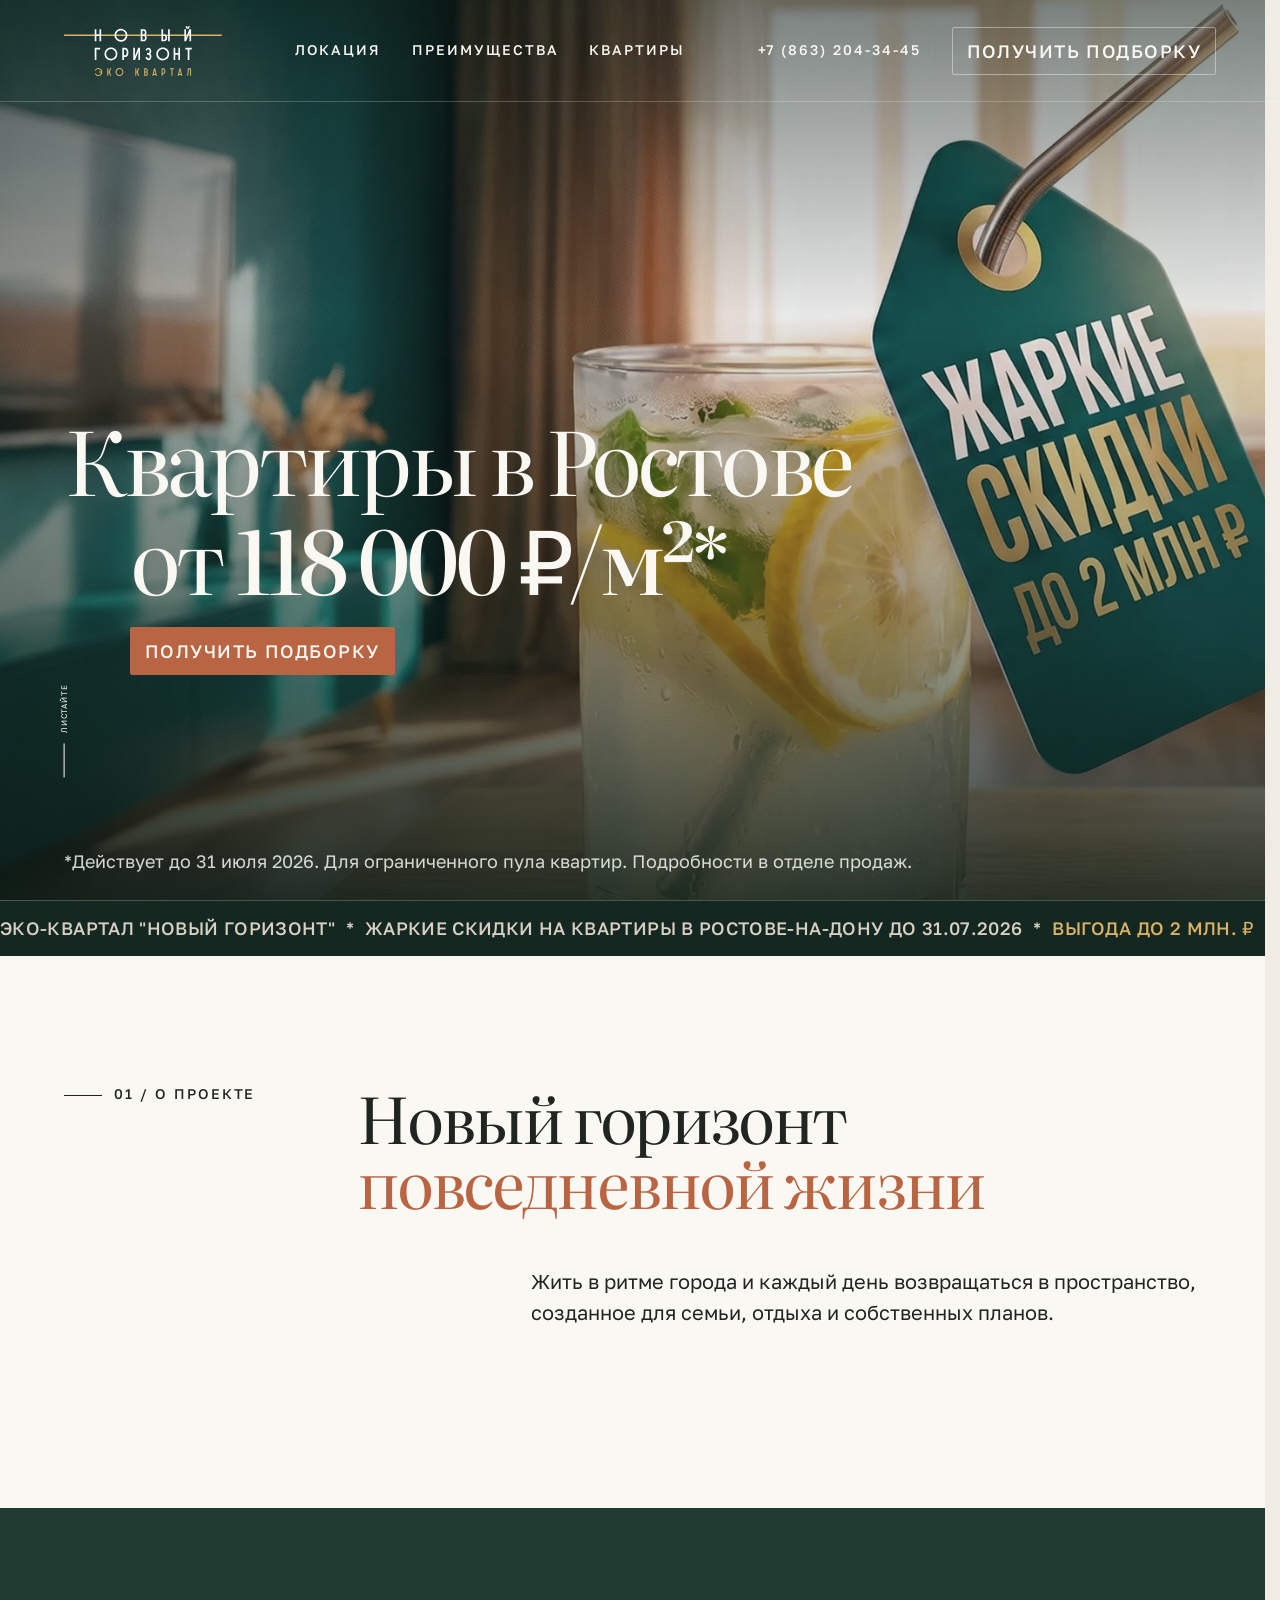
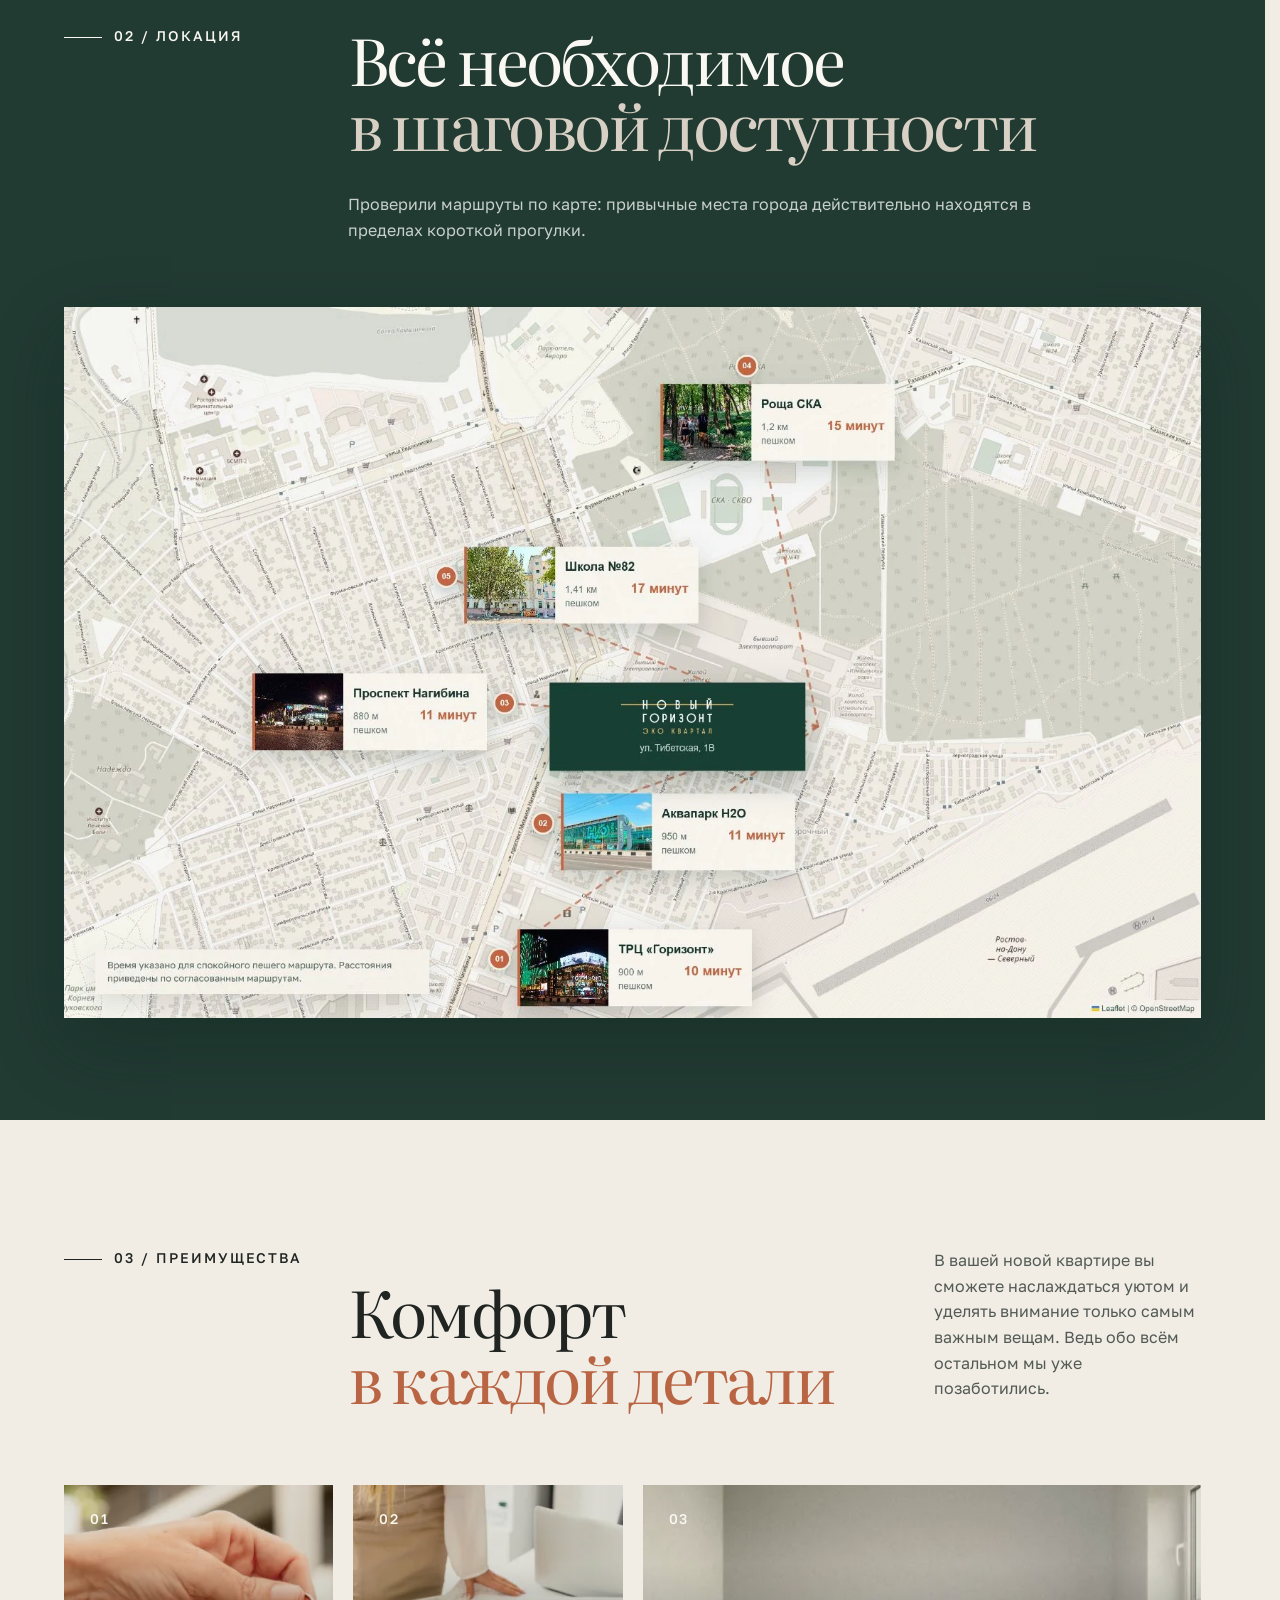
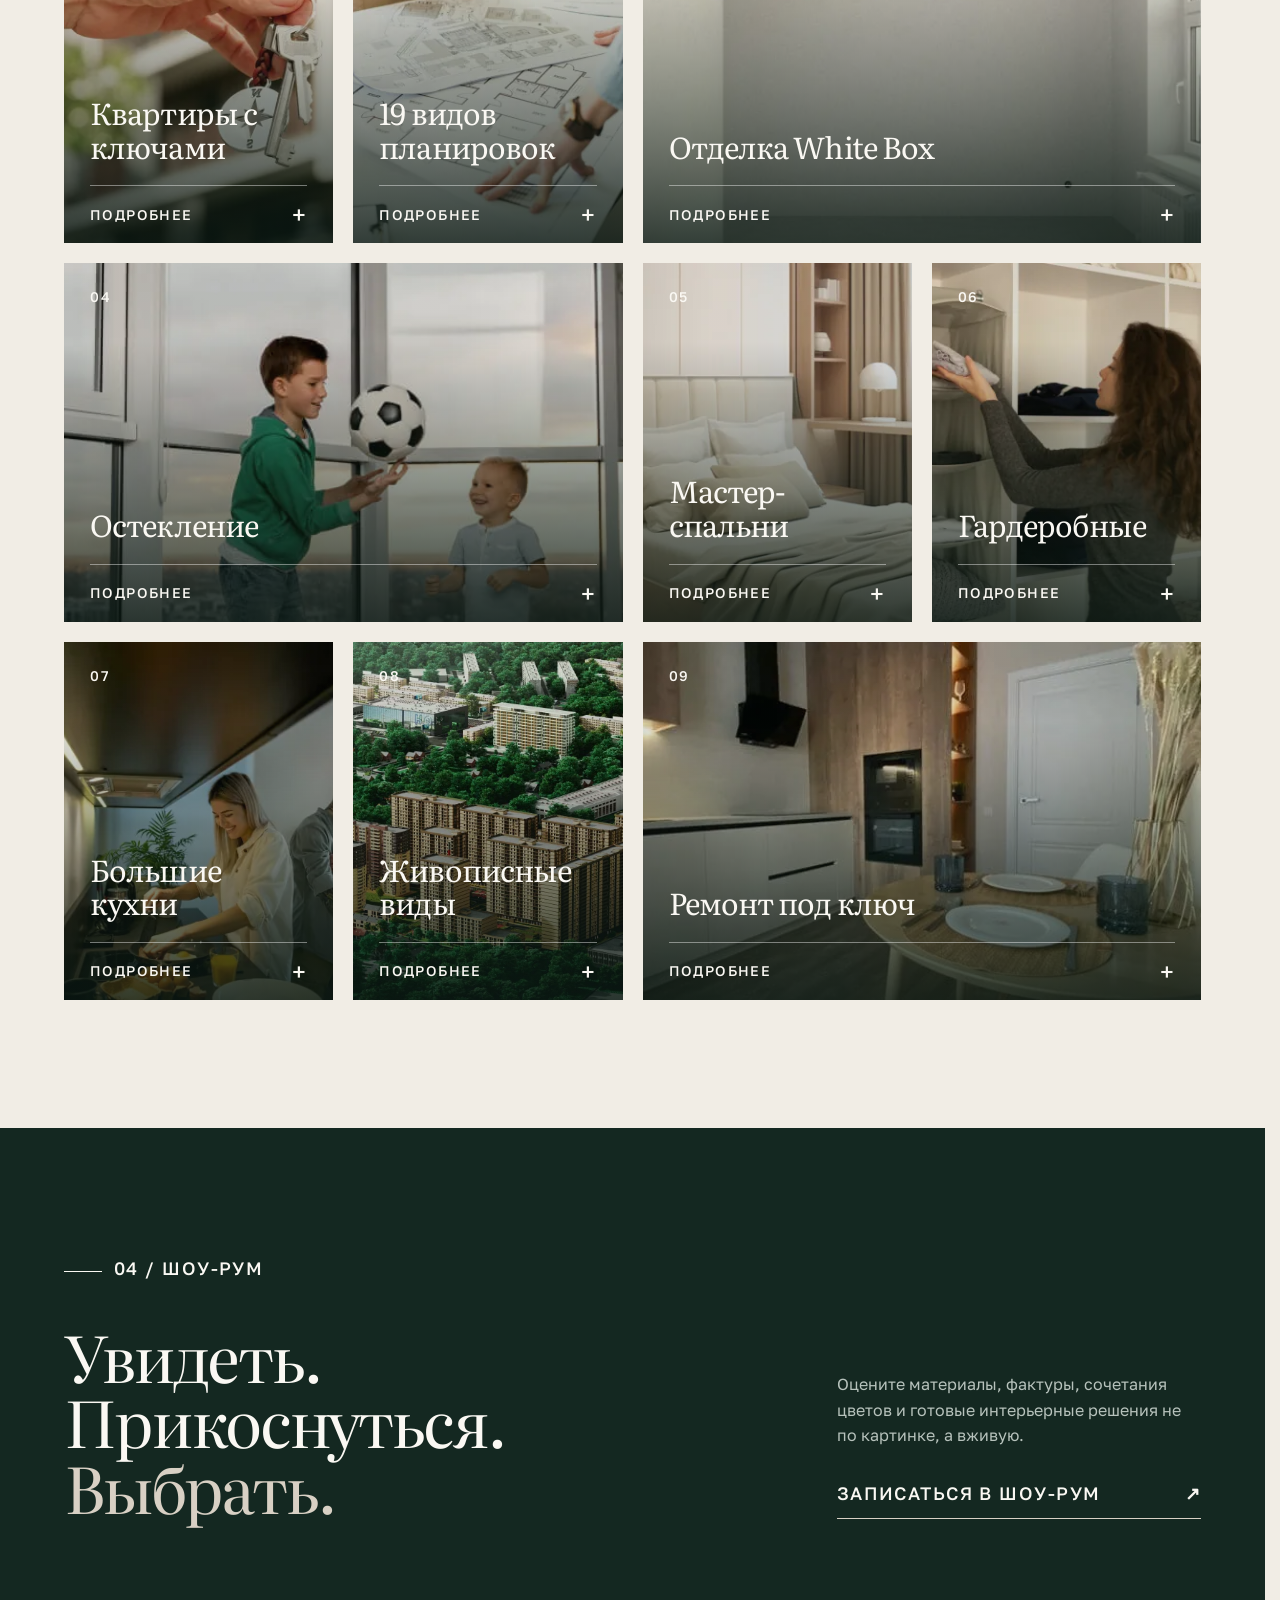
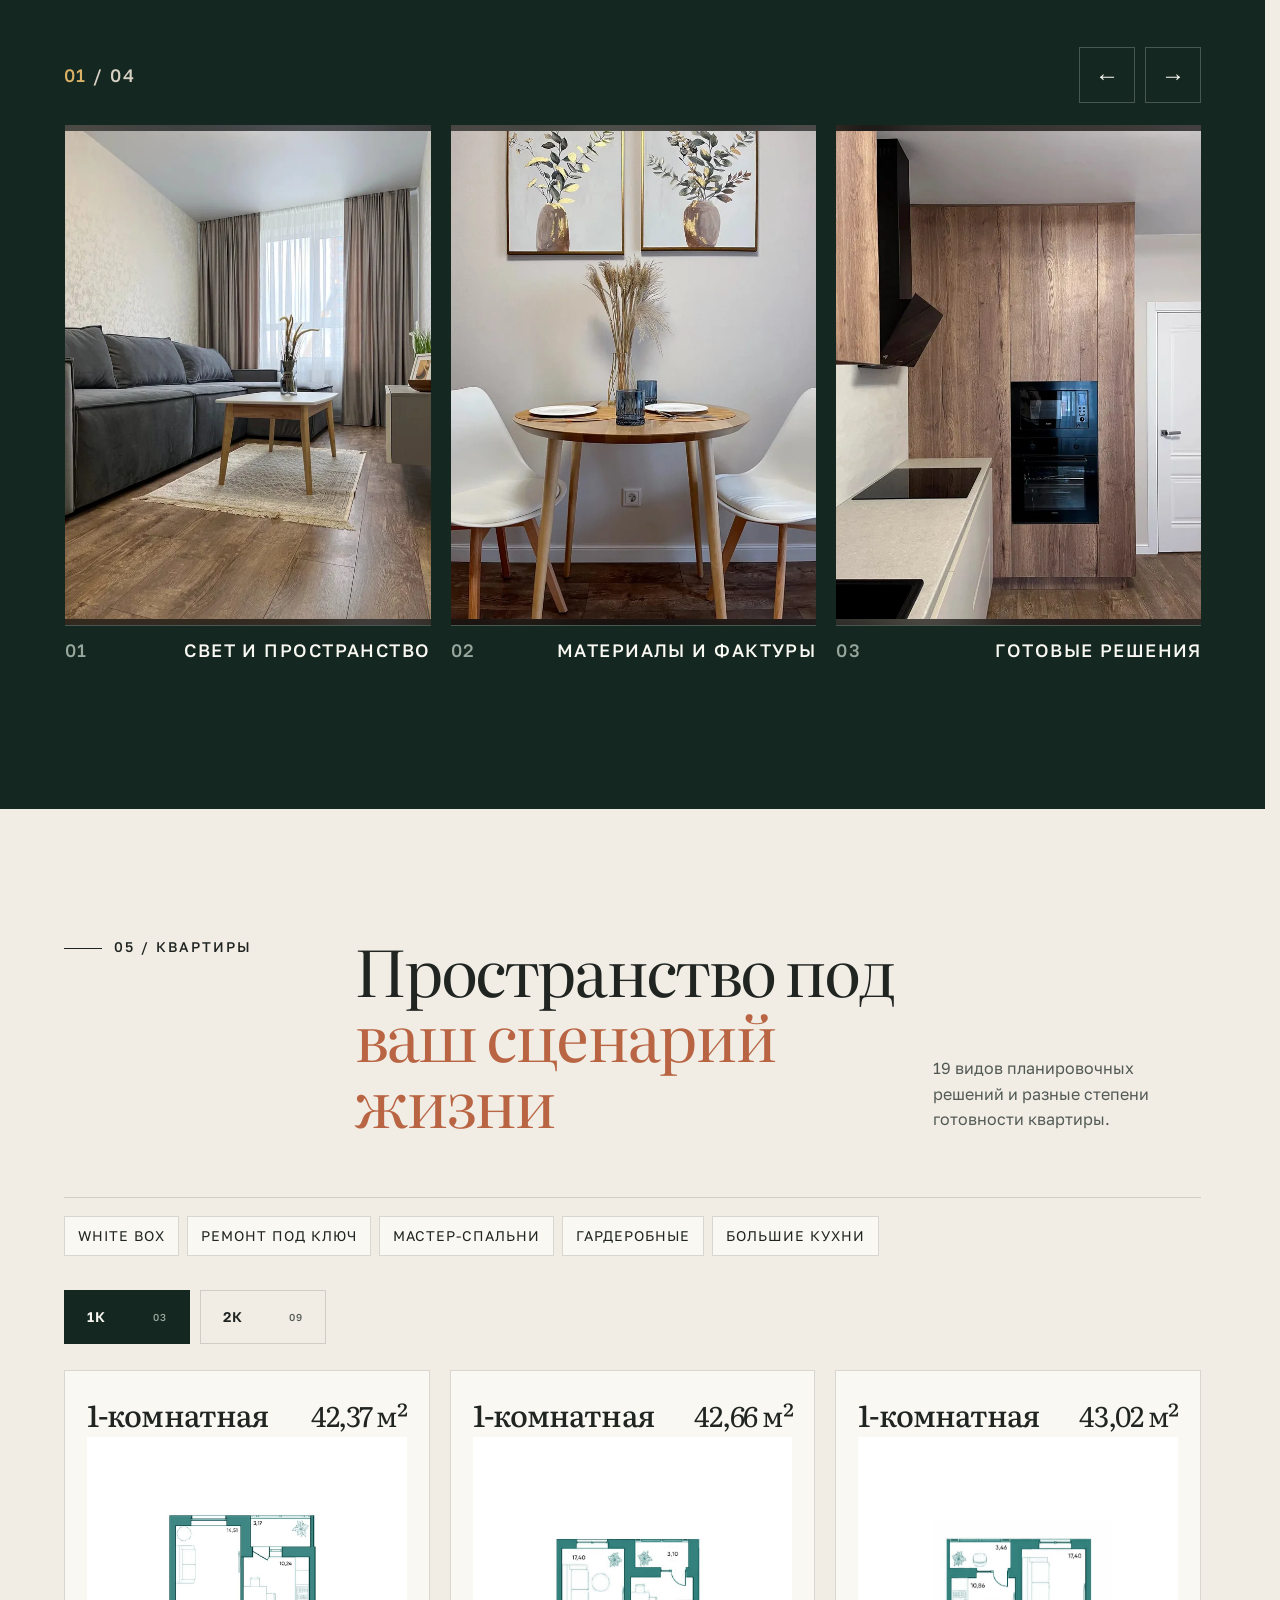
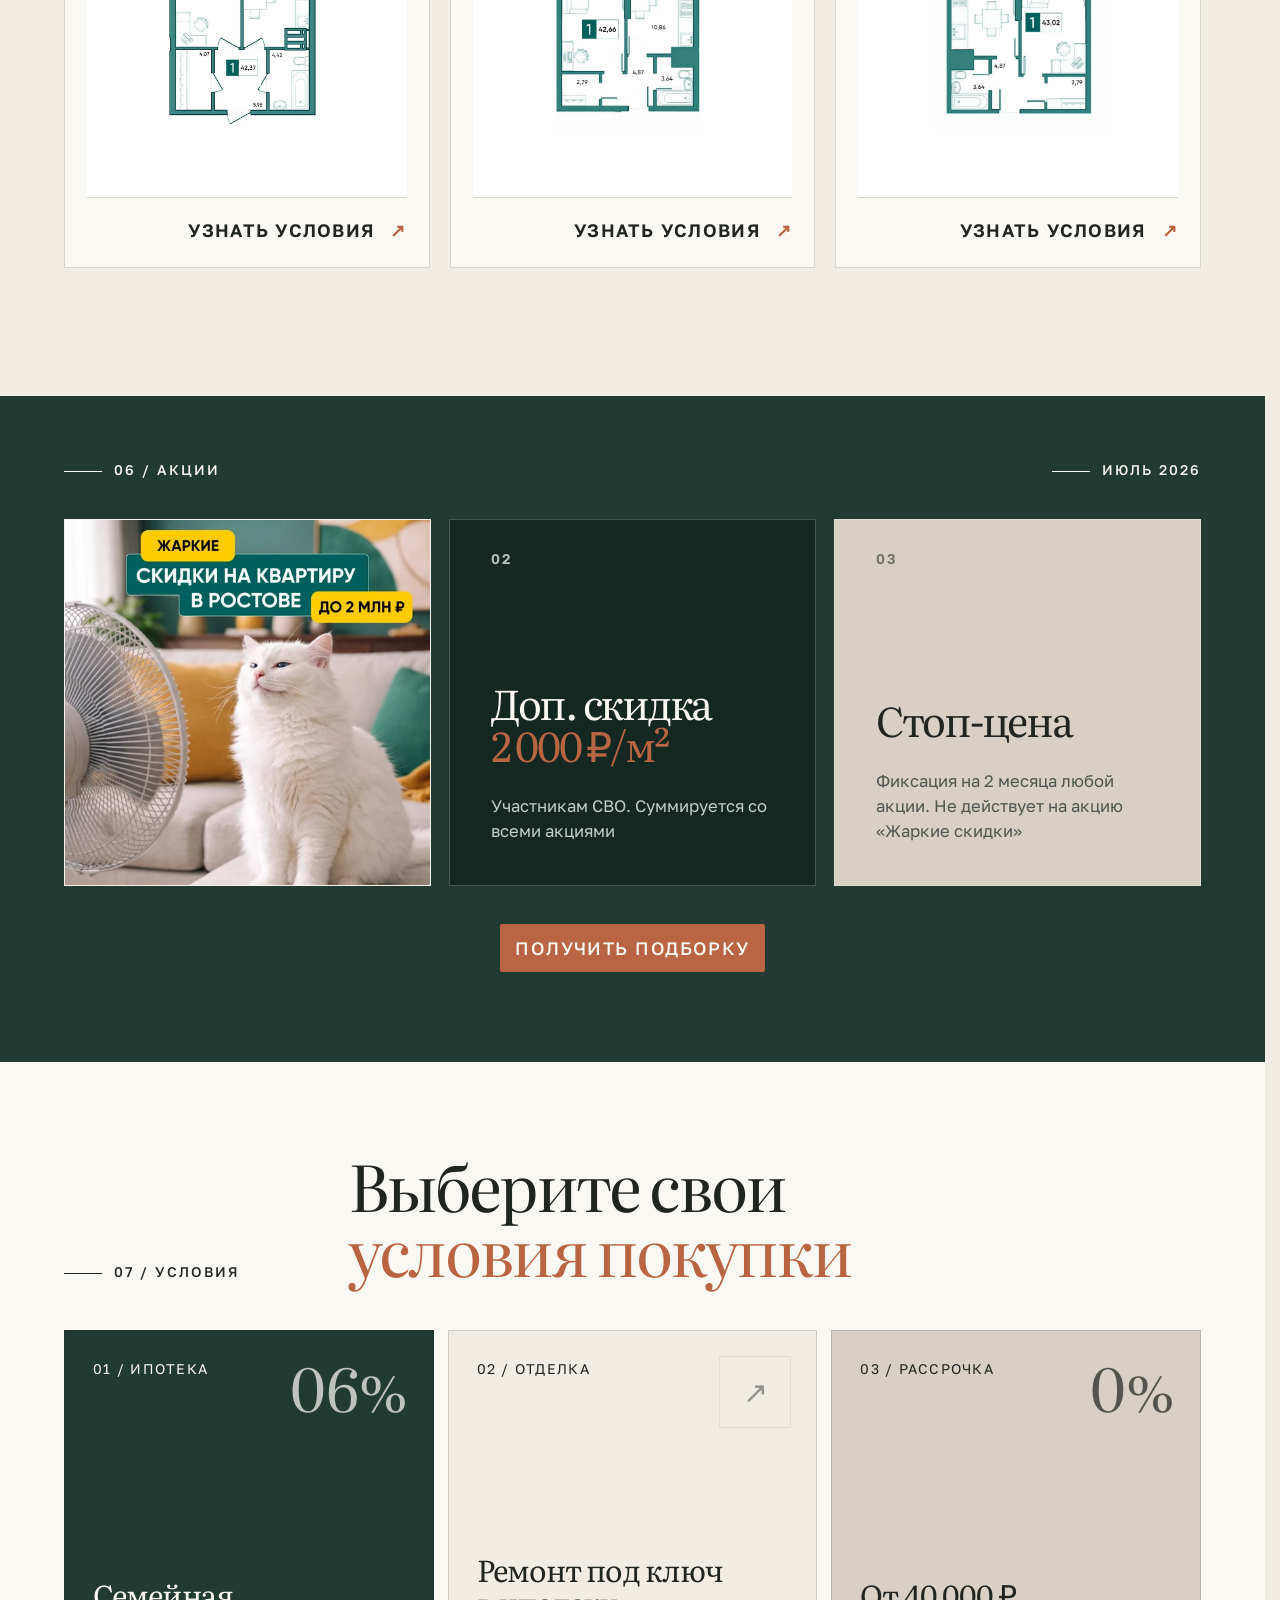
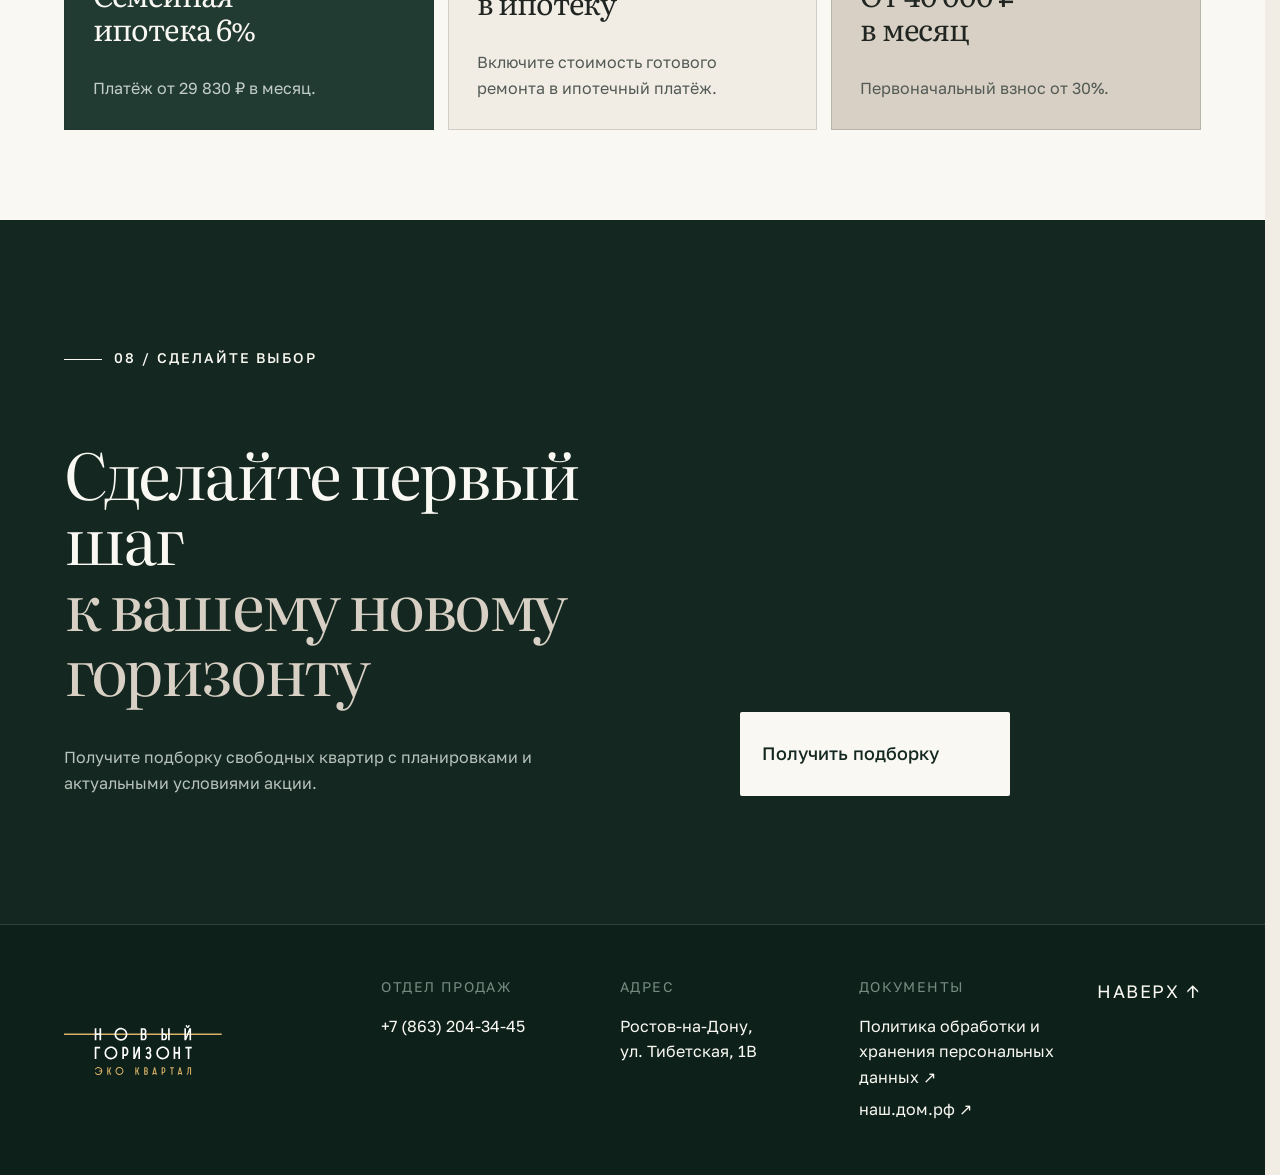
<file: index.html>
<!doctype html>
<html lang="ru">
<head>
  <meta charset="utf-8" />
  <!-- Yandex.Metrika counter -->
  <script type="text/javascript">
    (function(m,e,t,r,i,k,a){
        m[i]=m[i]||function(){(m[i].a=m[i].a||[]).push(arguments)};
        m[i].l=1*new Date();
        for (var j = 0; j < document.scripts.length; j++) {if (document.scripts[j].src === r) { return; }}
        k=e.createElement(t),a=e.getElementsByTagName(t)[0],k.async=1,k.src=r,a.parentNode.insertBefore(k,a)
    })(window, document,'script','https://mc.yandex.ru/metrika/tag.js', 'ym');

    ym(74982469, 'init', {webvisor:true, clickmap:true, referrer: document.referrer, url: location.href, accurateTrackBounce:true, trackLinks:true});
  </script>
  <!-- /Yandex.Metrika counter -->
  <meta name="viewport" content="width=device-width, initial-scale=1" />
  <meta name="theme-color" content="#063e33" />
  <meta name="description" content="Жаркие скидки в ЖК «Новый Горизонт» — до 2 000 000 ₽. Квартиры от 118 000 ₽/м²." />
  <title>Жаркие скидки — ЖК «Новый Горизонт»</title>
  <link rel="preload" as="image" type="image/webp" href="assets/optimized/hero-lemonade-1280.webp" imagesrcset="assets/optimized/hero-lemonade-480.webp 480w, assets/optimized/hero-lemonade-768.webp 768w, assets/optimized/hero-lemonade-1280.webp 1280w, assets/optimized/hero-lemonade-1920.webp 1920w" imagesizes="(min-width: 769px) 120vw, 106vw" fetchpriority="high" />
  <link rel="preload" as="font" type="font/woff2" href="assets/fonts/literata-cyrillic-v40.woff2" crossorigin />
  <link rel="preload" as="font" type="font/woff2" href="assets/fonts/golos-text-cyrillic-v7.woff2" crossorigin />
  <style data-inline-css>
/* INLINE_CSS_START */
/* Source: styles.css */
@font-face {
  font-family: 'Golos Text';
  font-style: normal;
  font-weight: 400 600;
  font-display: swap;
  src: url('assets/fonts/golos-text-cyrillic-v7.woff2') format('woff2');
  unicode-range: U+0301, U+0400-045F, U+0490-0491, U+04B0-04B1, U+2116;
}

@font-face {
  font-family: 'Golos Text';
  font-style: normal;
  font-weight: 400 600;
  font-display: swap;
  src: url('assets/fonts/golos-text-latin-v7.woff2') format('woff2');
  unicode-range: U+0000-00FF, U+0131, U+0152-0153, U+02BB-02BC, U+02C6, U+02DA, U+02DC, U+0304, U+0308, U+0329, U+2000-206F, U+20AC, U+2122, U+2191, U+2193, U+2212, U+2215, U+FEFF, U+FFFD;
}

@font-face {
  font-family: 'Literata';
  font-style: normal;
  font-weight: 400 500;
  font-display: swap;
  src: url('assets/fonts/literata-cyrillic-v40.woff2') format('woff2');
  unicode-range: U+0301, U+0400-045F, U+0490-0491, U+04B0-04B1, U+2116;
}

@font-face {
  font-family: 'Literata';
  font-style: normal;
  font-weight: 400 500;
  font-display: swap;
  src: url('assets/fonts/literata-latin-v40.woff2') format('woff2');
  unicode-range: U+0000-00FF, U+0131, U+0152-0153, U+02BB-02BC, U+02C6, U+02DA, U+02DC, U+0304, U+0308, U+0329, U+2000-206F, U+20AC, U+2122, U+2191, U+2193, U+2212, U+2215, U+FEFF, U+FFFD;
}

:root {
  --forest: #213a32;
  --forest-deep: #142821;
  --ink: #202522;
  --paper: #f1ede5;
  --ivory: #faf8f3;
  --stone: #d8d0c4;
  --logo-gold: #dab267;
  --sage: #98a79e;
  --copper: #b96543;
  --muted: #535a55;
  --line: rgba(32, 37, 34, .16);
  --line-light: rgba(255, 255, 255, .22);
  --sans: 'Golos Text', Arial, sans-serif;
  --serif: 'Literata', Georgia, serif;
  --copy-large: clamp(19px, 1.7vw, 26px);
  --gutter: clamp(24px, 5vw, 80px);
}

* { box-sizing: border-box; margin: 0; padding: 0; }
html { scroll-behavior: smooth; scrollbar-color: var(--copper) var(--forest-deep); scrollbar-gutter: stable; }
body { overflow-x: hidden; background: var(--paper); color: var(--ink); font-family: var(--sans); font-size: 18px; line-height: 1.6; }
body.is-modal-open { overflow: hidden; }
img { display: block; max-width: 100%; }
a { color: inherit; text-decoration: none; }
button, input { font: inherit; }
button { color: inherit; }
::selection { background: var(--copper); color: var(--ivory); }

.skip-link { position: fixed; z-index: 9999; top: 8px; left: 8px; transform: translateY(-150%); padding: 10px 15px; background: var(--ivory); color: var(--ink); }
.skip-link:focus { transform: none; }
.noise { pointer-events: none; position: fixed; inset: 0; z-index: 900; opacity: .018; background-image: url("data:image/svg+xml,%3Csvg viewBox='0 0 180 180' xmlns='http://www.w3.org/2000/svg'%3E%3Cfilter id='n'%3E%3CfeTurbulence type='fractalNoise' baseFrequency='.8' numOctaves='2' stitchTiles='stitch'/%3E%3C/filter%3E%3Crect width='100%25' height='100%25' filter='url(%23n)' opacity='.65'/%3E%3C/svg%3E"); }
.cursor { display: none; }

.site-header { position: fixed; z-index: 1000; top: 0; left: 0; right: 0; height: 102px; display: grid; grid-template-columns: auto 1fr auto auto; align-items: center; gap: clamp(20px, 2.4vw, 34px); padding: 0 var(--gutter); color: var(--ivory); border-bottom: 1px solid rgba(255,255,255,.22); transition: background .3s, height .3s, color .3s; }
.site-header.is-scrolled { height: 88px; background: rgba(20,40,33,.94); backdrop-filter: blur(16px); }
.brand { display: flex; align-items: center; width: max-content; }
.brand__logo { width: 158px; height: auto; }
.brand-lockup { display: grid !important; grid-template-columns: auto auto; column-gap: 6px; align-items: end; color: inherit; text-transform: uppercase; }
.brand-lockup b { font: 400 16px/.92 var(--serif); letter-spacing: -.035em; }
.brand-lockup small { grid-column: 1/3; margin-top: 5px; font: 600 6px/1 var(--sans); letter-spacing: .25em; }
.site-nav { display: flex; justify-self: center; align-items: center; gap: clamp(24px, 2.4vw, 40px); }
.site-nav a, .header-phone { font-size: var(--copy-large); font-weight: 500; letter-spacing: .01em; text-transform: none; }
.site-nav a { position: relative; }
.site-nav a::after { content: ''; position: absolute; left: 0; right: 100%; bottom: -7px; height: 1px; background: var(--stone); transition: right .25s; }
.site-nav a:hover::after { right: 0; }
.header-phone { justify-self: end; }
.header-cta { display: flex; align-items: center; gap: 16px; min-height: 68px; padding: 0 8px 0 20px; border: 1px solid rgba(255,255,255,.4); border-radius: 2px; font-size: var(--copy-large); font-weight: 500; line-height: 1.15; letter-spacing: 0; text-transform: none; white-space: nowrap; opacity: 1; pointer-events: auto; transform: none; transition: background .25s, border-color .25s, color .25s, transform .25s; }
.site-header.is-scrolled .header-cta { opacity: 1; pointer-events: auto; transform: none; }
.header-cta:hover { background: var(--copper); border-color: var(--copper); color: var(--ivory); }
.header-cta:hover b { background: transparent; color: var(--ivory); }
.header-cta b { width: 46px; height: 46px; display: grid; place-items: center; background: var(--ivory); color: var(--forest-deep); font-size: 20px; }

.section { padding: clamp(100px, 10vw, 150px) var(--gutter); }
.kicker { font-size: 11px; font-weight: 500; letter-spacing: .14em; text-transform: uppercase; }
.kicker::before { content: ''; display: inline-block; width: 38px; height: 1px; margin: 0 12px 3px 0; background: currentColor; }
.reveal { opacity: 0; transform: translateY(26px); transition: opacity .7s cubic-bezier(.22,1,.36,1), transform .7s cubic-bezier(.22,1,.36,1); }
.reveal.is-visible { opacity: 1; transform: none; }

.hero { position: relative; min-height: 100svh; overflow: hidden; background: var(--forest-deep); color: var(--ivory); }
.hero__media { position: absolute; inset: -5%; overflow: hidden; will-change: transform; }
.hero__media picture { display: block; width: 100%; height: 100%; }
.hero__media img { width: 100%; height: 100%; object-fit: cover; object-position: 25% 58%; filter: saturate(.78) contrast(.98); }
@media (min-width: 769px) {
  .hero__media img {
    position: absolute;
    top: 50%;
    left: 50%;
    width: 120%;
    height: 120%;
    max-width: none;
    transform: translate(-42%, -50%);
  }
}
.hero__veil { position: absolute; inset: 0; background: linear-gradient(180deg, rgba(13,28,23,.55) 0%, rgba(13,28,23,.08) 35%, rgba(13,28,23,.4) 70%, rgba(13,28,23,.86) 100%), linear-gradient(90deg, rgba(13,28,23,.38), transparent 58%); }
.hero__mobile-sale { display: none; }
.hero__meta { position: absolute; top: 130px; left: var(--gutter); right: var(--gutter); display: flex; justify-content: space-between; font-size: var(--copy-large); letter-spacing: .01em; text-transform: none; }
.hero__sun { position: absolute; top: 140px; right: var(--gutter); width: auto; aspect-ratio: auto; display: flex; align-items: baseline; gap: 7px; padding: 11px 14px; border: 1px solid rgba(255,255,255,.45); border-radius: 0; background: rgba(20,40,33,.45); color: var(--ivory); transform: none; animation: none; backdrop-filter: blur(8px); }
.hero__sun span { font-size: 10px; letter-spacing: .12em; text-transform: uppercase; }
.hero__sun b { font: 400 21px/1 var(--serif); }
.hero__content { position: absolute; left: var(--gutter); right: var(--gutter); bottom: 25%; display: grid; grid-template-columns: minmax(0, 8fr) minmax(260px, 4fr); align-items: end; column-gap: 36px; }
.hero__project { grid-column: 1; margin-bottom: 18px; font-size: var(--copy-large); font-weight: 500; letter-spacing: .01em; text-transform: none; }
.hero h1 { grid-column: 1; font: 400 clamp(66px, 9.4vw, 148px)/.9 var(--serif); letter-spacing: -.055em; text-transform: none; }
.hero h1.hero__price-title { font-size: clamp(58px, 7.2vw, 112px); line-height: .92; }
.hero h1 span { display: block; }
.hero h1 strong { font-weight: 500; }
.hero__title-indent { margin-left: 9%; }
.hero__main-cta { grid-column: 1; grid-row: auto; justify-self: start; margin: 28px 0 0 9%; }
.hero__offer { grid-column: 2; grid-row: 2; position: static; display: grid; grid-template-columns: auto 1fr auto; align-items: end; color: var(--ivory); white-space: nowrap; padding-bottom: 8px; }
.hero__offer span { margin: 0 9px 11px 0; font-size: 11px; font-weight: 500; letter-spacing: .12em; text-transform: uppercase; }
.hero__offer strong { font: 400 clamp(42px, 5.3vw, 82px)/.9 var(--serif); letter-spacing: -.065em; font-variant-numeric: tabular-nums; }
.hero__offer b { margin: 0 0 9px 7px; font: 400 clamp(20px, 2vw, 30px)/1 var(--serif); }
.hero__bottom { position: absolute; left: var(--gutter); right: var(--gutter); bottom: 26px; display: flex; justify-content: flex-start; align-items: end; }
.hero__bottom > p { font-size: 17px; }
.hero__bottom > p strong { color: var(--ivory); font-weight: 600; }
.hero__bottom > small { max-width: none; text-align: left; white-space: nowrap; color: rgba(255,255,255,.82); font-size: var(--copy-large); line-height: 1.45; }
.round-link { width: 270px; height: 84px; display: flex; flex-direction: row; align-items: center; justify-content: space-between; gap: 18px; padding: 0 18px 0 22px; border-radius: 2px; background: var(--copper); color: var(--ivory); font-size: var(--copy-large); font-weight: 500; line-height: 1.2; letter-spacing: 0; text-transform: none; transition: background .25s, transform .25s; }
.round-link span { white-space: nowrap; }
.round-link:hover { transform: translateY(-3px); background: #a85537; }
.round-link b { align-self: auto; font-size: 18px; }
.scroll-cue { position: absolute; left: var(--gutter); bottom: 116px; display: flex; align-items: center; gap: 10px; font-size: 8px; letter-spacing: .12em; text-transform: uppercase; transform: rotate(-90deg); transform-origin: left center; }
.scroll-cue span { width: 34px; height: 1px; background: currentColor; }

.ticker { overflow: hidden; padding: 13px 0; background: var(--forest-deep); color: var(--stone); border-top: 1px solid var(--line-light); white-space: nowrap; }
.ticker div { width: max-content; min-width: 200%; display: flex; font-size: var(--copy-large); font-weight: 500; letter-spacing: .02em; animation: ticker 34s linear infinite; }
.ticker div span { flex: 0 0 auto; }
.ticker__accent { color: var(--logo-gold); font: inherit; }
@keyframes ticker { to { transform: translateX(-50%); } }

.manifesto { min-height: auto; display: grid; grid-template-columns: repeat(12, 1fr); grid-template-rows: auto auto; column-gap: 34px; row-gap: clamp(64px, 8vw, 110px); padding-bottom: clamp(64px, 6vw, 90px); background: var(--ivory); }
.manifesto > .kicker { grid-column: 1 / 4; }
.manifesto__body { grid-column: 4 / 13; align-self: center; }
.manifesto h2, .location h2, .benefits h2, .showroom h2, .readiness h2, .apartments h2, .purchase h2, .request h2 { font: 400 clamp(48px, 5.6vw, 86px)/1.02 var(--serif); letter-spacing: -.045em; }
.manifesto h2 em, .location h2 em, .benefits h2 em, .showroom h2 em, .readiness h2 em, .apartments h2 em, .purchase h2 em, .request h2 em { color: var(--copper); font-style: normal; }
.manifesto__lead { max-width: 670px; margin: 52px 0 0 auto; font-size: clamp(19px, 1.7vw, 26px); line-height: 1.55; }
.manifesto__footer { grid-column: 1 / 13; display: grid; grid-template-columns: 2fr 2fr 8fr; align-items: end; padding-top: 24px; border-top: 1px solid var(--line); font-size: 11px; line-height: 1.6; letter-spacing: .08em; text-transform: uppercase; }
.manifesto__footer i { height: 1px; background: var(--ink); opacity: .55; }

.location { overflow: hidden; padding-bottom: clamp(78px, 8vw, 128px); background: var(--forest); color: var(--ivory); }
.location__content { display: grid; grid-template-columns: repeat(12, minmax(0, 1fr)); align-items: start; padding-top: 118px; padding-bottom: clamp(54px, 5vw, 76px); }
.location__content .kicker { grid-column: 1 / 4; }
.location h2 { grid-column: 4 / 13; margin: 0; font-size: clamp(44px, 4.8vw, 76px); }
.location h2 em { display: block; color: var(--stone); }
.location__intro { grid-column: 4 / 13; max-width: 760px; margin-top: 36px; color: #c7d0cb; font-size: 18px; line-height: 1.65; }
.location__map { margin: 0 var(--gutter); overflow: hidden; background: #e9e4da; box-shadow: 0 26px 70px rgba(7,25,19,.24); }
.location__map img { width: 100%; height: auto; display: block; object-fit: contain; }
.location__map-hint { display: none; }

.benefits { background: var(--paper); }
.benefits__heading, .readiness__heading { display: grid; grid-template-columns: repeat(12, 1fr); margin-bottom: 76px; }
.benefits__heading .kicker, .readiness__heading .kicker { grid-column: 1 / 4; }
.benefits__heading h2, .readiness__heading h2 { grid-column: 4 / 13; }
.benefits__heading-copy { grid-column: 4 / 13; display: grid; grid-template-columns: minmax(0, 8fr) minmax(260px, 4fr); gap: clamp(30px, 4vw, 62px); align-items: end; }
.benefits__heading-copy h2 { grid-column: auto; }
.benefits__intro { max-width: 470px; padding-bottom: 7px; color: var(--muted); font-size: 17px; line-height: 1.65; }

.comfort-grid { display: grid; grid-template-columns: repeat(12, minmax(0, 1fr)); grid-auto-rows: clamp(340px, 28vw, 430px); gap: 20px; }
.comfort-card { grid-column: span 3; min-width: 0; overflow: hidden; background: var(--forest-deep); color: var(--ivory); }
.comfort-card--wide { grid-column: span 6; }
.comfort-card__trigger { position: relative; width: 100%; height: 100%; overflow: hidden; display: block; border: 0; background: var(--forest-deep); color: inherit; text-align: left; cursor: pointer; }
.comfort-card__media { position: absolute; inset: 0; display: block; overflow: hidden; }
.comfort-card__media::after { content: ''; position: absolute; inset: 0; background: linear-gradient(180deg, rgba(10,24,19,.12) 22%, rgba(10,24,19,.83) 100%); transition: background .45s ease; }
.comfort-card__media img { width: 100%; height: 100%; object-fit: cover; object-position: center; transition: transform .8s cubic-bezier(.22,1,.36,1), filter .45s ease; }
.comfort-card__number { position: absolute; z-index: 2; top: 24px; left: 26px; font-size: 13px; font-weight: 500; letter-spacing: .12em; }
.comfort-card__body { position: absolute; z-index: 2; left: 26px; right: 26px; bottom: 80px; display: block; }
.comfort-card__body strong { display: block; max-width: 560px; font: 400 clamp(28px, 2.35vw, 40px)/1.08 var(--serif); letter-spacing: -.04em; }
.comfort-card__detail { display: block; max-width: 590px; max-height: 0; overflow: hidden; margin-top: 0; opacity: 0; color: #dbe1dd; font-size: 16px; line-height: 1.55; transform: translateY(12px); transition: max-height .45s ease, margin-top .45s ease, opacity .3s ease, transform .45s ease; }
.comfort-card__action { position: absolute; z-index: 2; left: 26px; right: 26px; bottom: 0; min-height: 58px; display: flex; justify-content: space-between; align-items: center; border-top: 1px solid rgba(255,255,255,.42); font-size: 13px; font-weight: 500; letter-spacing: .1em; text-transform: uppercase; }
.comfort-card__action b { font: 400 25px/1 var(--sans); transition: transform .35s ease; }
.comfort-card:hover .comfort-card__media img { transform: scale(1.025); }
.comfort-card.is-open .comfort-card__media::after { background: linear-gradient(180deg, rgba(10,24,19,.46), rgba(10,24,19,.96)); }
.comfort-card.is-open .comfort-card__media img { transform: scale(1.035); filter: saturate(.72); }
.comfort-card.is-open .comfort-card__detail { max-height: 210px; margin-top: 18px; opacity: 1; transform: none; }
.comfort-card.is-open .comfort-card__action b { transform: rotate(45deg); }
.comfort-card__trigger:focus-visible { outline: 2px solid var(--logo-gold); outline-offset: -4px; }
.comfort-mobile-status { display: none; }

.showroom { padding-bottom: 120px; background: var(--forest-deep); color: var(--ivory); }
.showroom__heading { display: grid; grid-template-columns: repeat(12, 1fr); column-gap: 22px; row-gap: 42px; align-items: start; }
.showroom__heading .kicker { grid-column: 1 / 8; grid-row: 1; }
.showroom__heading h2 { grid-column: 1 / 8; grid-row: 2; }
.showroom__heading h2 em { color: var(--stone); }
.showroom__aside { grid-column: 9 / 13; grid-row: 2; align-self: end; }
.showroom__aside p { margin-bottom: 32px; color: #b7c2bc; font-size: 17px; line-height: 1.7; }
.showroom__aside a { display: flex; justify-content: space-between; padding-bottom: 12px; border-bottom: 1px solid var(--stone); color: var(--ivory); }
.showroom__heading .kicker,
.showroom__aside a,
.showroom__rail figcaption { font-family: var(--sans); font-size: var(--type-ui); font-weight: 500; line-height: 1.4; letter-spacing: .08em; text-transform: uppercase; }
.showroom__slider-nav { display: flex; justify-content: space-between; align-items: center; padding: 0 var(--gutter) 22px; }
.showroom__slider-nav > span { color: var(--stone); font-size: var(--type-ui); font-weight: 500; letter-spacing: .08em; }
.showroom__slider-nav > span b { color: var(--logo-gold); font: inherit; }
.showroom__slider-nav > div { display: flex; gap: 10px; }
.showroom__slider-nav button { width: 56px; height: 56px; border: 1px solid var(--line-light); background: transparent; color: var(--ivory); font-size: 24px; cursor: pointer; transition: background .25s, color .25s, border-color .25s; }
.showroom__slider-nav button:hover,
.showroom__slider-nav button:focus-visible { border-color: var(--logo-gold); background: var(--logo-gold); color: var(--forest-deep); outline: none; }
.showroom__rail { display: flex; gap: 20px; overflow-x: auto; padding: 0 var(--gutter) 26px; scroll-padding-inline: var(--gutter); scroll-snap-type: x mandatory; scrollbar-width: none; clip-path: inset(0 var(--gutter)); }
.showroom__rail::-webkit-scrollbar { display: none; }
.showroom__rail figure,
.showroom__rail figure:nth-child(even) { flex: 0 0 calc((100% - 40px) / 3); min-width: 0; max-width: none; padding-top: 0; scroll-snap-align: start; }
.showroom__image, .showroom__rail figure:nth-child(even) .showroom__image { position: relative; height: 500px; overflow: hidden; background: #0c0d0c; }
.showroom__image::before { content: ''; position: absolute; inset: -28px; background: var(--showroom-bg) center / cover no-repeat; filter: blur(24px) brightness(.48); transform: scale(1.08); opacity: .78; }
.showroom__rail img { position: relative; z-index: 1; width: 100%; height: 100%; object-fit: contain; object-position: center; }
.showroom__rail figcaption { display: flex; justify-content: space-between; padding-top: 12px; border-top: 1px solid var(--line-light); }
.showroom__rail figcaption span { color: var(--sage); }

.readiness { background: var(--ivory); }
.readiness__grid { display: grid; grid-template-columns: 1fr 1fr; gap: 20px; }
.ready-card { position: relative; height: min(68vw, 720px); min-height: 560px; overflow: hidden; color: var(--ivory); }
.ready-card::after { content: ''; position: absolute; inset: 0; background: linear-gradient(180deg, transparent 35%, rgba(12,26,22,.78)); }
.ready-card img { width: 100%; height: 100%; object-fit: cover; transition: transform .9s; }
.ready-card:hover img { transform: scale(1.025); }
.ready-card > div { position: absolute; z-index: 2; left: 34px; right: 34px; bottom: 34px; }
.ready-card span { display: block; margin-bottom: 18px; font-size: 9px; letter-spacing: .1em; text-transform: uppercase; }
.ready-card h3 { font: 400 clamp(30px, 2.8vw, 46px)/1.12 var(--serif); letter-spacing: -.035em; }
.ready-card--build::before { content: 'ВЫБОР'; position: absolute; z-index: 2; top: 24px; right: 24px; padding: 9px 12px; background: var(--ivory); color: var(--forest-deep); font-size: 8px; letter-spacing: .12em; }

.apartments { background: var(--paper); }
.apartments__heading { display: grid; grid-template-columns: repeat(12, 1fr); gap: 22px; }
.apartments__heading .kicker { grid-column: 1 / 4; }
.apartments__heading h2 { grid-column: 4 / 10; }
.apartments__heading > p:last-child { grid-column: 10 / 13; align-self: end; color: var(--muted); font-size: 17px; line-height: 1.7; }
.feature-tags { display: flex; flex-wrap: wrap; gap: 8px; margin: 64px 0 34px; padding-top: 18px; border-top: 1px solid var(--line); }
.feature-tags span { padding: 9px 13px; border: 1px solid var(--line); background: var(--ivory); font-size: 9px; letter-spacing: .07em; text-transform: uppercase; }
.plan-filters { display: flex; gap: 10px; margin-bottom: 26px; }
.plan-filters button { min-width: 126px; min-height: 54px; padding: 12px 22px; display: inline-flex; justify-content: space-between; align-items: center; gap: 28px; border: 1px solid var(--line); background: transparent; color: var(--ink); font-size: 14px; font-weight: 600; letter-spacing: .08em; cursor: pointer; transition: background .25s ease, color .25s ease, border-color .25s ease; }
.plan-filters button span { color: var(--muted); font-size: 10px; font-weight: 500; }
.plan-filters button:hover, .plan-filters button:focus-visible, .plan-filters button.is-active { border-color: var(--forest-deep); background: var(--forest-deep); color: var(--ivory); outline: none; }
.plan-filters button.is-active span { color: var(--sage); }
.plans { display: grid; grid-template-columns: repeat(3, minmax(0, 1fr)); gap: 20px; }
.plan, .plan--dark { min-width: 0; padding: 22px; border: 1px solid var(--line); background: var(--ivory); color: var(--ink); }
.plan[hidden] { display: none; }
.plan__top, .plan__bottom { display: flex; justify-content: space-between; align-items: center; }
.plan__top { min-height: 44px; gap: 16px; }
.plan__top h3 { font: 400 clamp(22px, 2vw, 32px)/1 var(--serif); letter-spacing: -.035em; }
.plan__top b { flex: 0 0 auto; font: 400 clamp(25px, 2.2vw, 34px)/1 var(--serif); letter-spacing: -.045em; }
.plan__image, .plan--dark .plan__image { height: clamp(340px, 30vw, 440px); display: grid; place-items: center; padding: clamp(24px, 3vw, 42px); background: #fff; }
.plan__image img, .plan--dark .plan__image img { width: 100%; height: 100%; object-fit: contain; object-position: center center; mix-blend-mode: multiply; }
.plan__bottom { justify-content: flex-end; min-height: 48px; padding-top: 18px; border-top: 1px solid var(--line); }
.plan__bottom p { max-width: 280px; color: var(--muted); font-size: 15px; line-height: 1.55; }
.plan__bottom a { font-size: 11px; font-weight: 600; letter-spacing: .07em; text-transform: uppercase; }
.plan__bottom a b { margin-left: 9px; color: var(--copper); }

.big-offer { position: relative; overflow: hidden; background: var(--forest); color: var(--ivory); }
.big-offer__inner { padding: clamp(58px, 5vw, 82px) var(--gutter) clamp(72px, 7vw, 112px); }
.offers-heading-wrap { display: grid; grid-template-columns: repeat(12, minmax(0, 1fr)); align-items: center; margin-bottom: clamp(28px, 3vw, 44px); }
.offers-heading-wrap .kicker { grid-column: 1 / 4; color: var(--ivory); }
.offers-heading-wrap .offers-period { grid-column: 10 / 13; justify-self: end; }
.offers-grid { display: grid; grid-template-columns: repeat(3, minmax(0, 1fr)); gap: clamp(12px, 1.4vw, 22px); }
.offers-cta { margin: clamp(28px, 3vw, 44px) auto 0; }
.offer-card { position: relative; min-width: 0; aspect-ratio: 1 / 1; overflow: hidden; display: flex; flex-direction: column; justify-content: flex-end; padding: clamp(28px, 3.2vw, 52px); border: 1px solid var(--line-light); }
.offer-card--creative { padding: 0; background: #f0ede5; }
.offer-card--creative img { width: 100%; height: 100%; display: block; object-fit: contain; object-position: center; }
.offer-card__number { position: absolute; top: clamp(24px, 2.2vw, 36px); left: clamp(28px, 3.2vw, 52px); color: #b7c2bc; font-size: 14px; font-weight: 600; letter-spacing: .14em; }
.offer-card h3 { max-width: 11ch; color: inherit; font: 400 clamp(32px, 3.2vw, 50px)/1.02 var(--serif); letter-spacing: -.055em; }
.offer-card h3 em { color: var(--copper); font-style: normal; }
.offer-card p { max-width: 31ch; margin-top: clamp(22px, 2.2vw, 34px); color: #c3cec8; font-size: clamp(16px, 1.3vw, 20px); line-height: 1.5; }
.offer-card--military { background: var(--forest-deep); }
.offer-card--stop-price { background: var(--stone); color: var(--ink); }
.offer-card--stop-price .offer-card__number { color: rgba(24, 37, 32, .55); }
.offer-card--stop-price p { color: rgba(24, 37, 32, .72); }
.round-link--light { background: var(--ivory); color: var(--forest-deep); }
.round-link--light:hover { background: var(--stone); }

.purchase { overflow: hidden; padding-top: clamp(78px, 7vw, 104px); padding-bottom: clamp(78px, 7vw, 104px); background: var(--ivory); }
.purchase__heading { display: grid; grid-template-columns: repeat(12, 1fr); align-items: end; margin-bottom: 48px; }
.purchase__heading .kicker { grid-column: 1 / 4; }
.purchase__heading h2 { grid-column: 4 / 13; }
.purchase__track { display: grid; grid-template-columns: repeat(3, minmax(0, 1fr)); gap: 14px; }
.purchase-card { position: relative; min-width: 0; height: 400px; display: flex; flex-direction: column; padding: 28px; border: 1px solid var(--line); background: var(--paper); color: var(--ink); }
.purchase-card > span { font-size: 9px; letter-spacing: .09em; text-transform: uppercase; }
.purchase-card h3 { margin: auto 0 24px; letter-spacing: -.04em; }
.purchase-card p { max-width: 350px; color: var(--muted); font-size: 16px; line-height: 1.7; }
.purchase-card > b { position: absolute; top: 25px; right: 25px; font: 400 60px/1 var(--serif); opacity: .72; }
.purchase-card--arrow > b { width: 72px; height: 72px; display: grid; place-items: center; border: 1px solid var(--line); font: 400 30px/1 var(--sans); opacity: .45; }
.purchase-card--lime { background: var(--forest); color: var(--ivory); }
.purchase-card--lime p { color: #c3cec8; }
.purchase-card--coral { background: var(--stone); color: var(--ink); }
.purchase-card--coral p, .purchase-card--cream p { color: var(--muted); }
.purchase-card--cream { background: var(--ivory); color: var(--ink); }

.request { display: grid; grid-template-columns: repeat(12, 1fr); gap: 22px; background: var(--forest-deep); color: var(--ivory); }
.request__copy { grid-column: 1 / 7; }
.request__copy h2 { margin-top: 72px; }
.request__copy h2 em { color: var(--stone); }
.request__copy > p:last-child { max-width: 520px; margin: 44px 0 0; color: #b7c2bc; font-size: 18px; line-height: 1.7; }
.request__cta { grid-column: 8 / 13; align-self: end; margin-top: 72px; }

.lead-modal { position: fixed; z-index: 3000; inset: 0; display: grid; place-items: center; padding: 16px; overflow-y: auto; background: rgba(7, 18, 14, .78); opacity: 0; visibility: hidden; transition: opacity .25s ease, visibility .25s ease; }
.lead-modal[hidden] { display: none; }
.lead-modal.is-open { opacity: 1; visibility: visible; }
.lead-modal__panel { position: relative; width: min(1120px, 100%); max-height: calc(100dvh - 32px); overflow-y: auto; display: grid; grid-template-columns: repeat(12, minmax(0, 1fr)); gap: clamp(30px, 5vw, 72px); padding: clamp(48px, 5vw, 78px); background: var(--forest-deep); color: var(--ivory); box-shadow: 0 30px 90px rgba(0, 0, 0, .32); transform: translateY(18px); transition: transform .25s ease; }
.lead-modal.is-open .lead-modal__panel { transform: translateY(0); }
.lead-modal__copy { grid-column: 1 / 7; padding-right: clamp(0px, 2vw, 28px); }
.lead-modal__copy h2 { margin-top: 52px; font: 400 clamp(48px, 5vw, 76px)/1.02 var(--serif); letter-spacing: -.045em; }
.lead-modal__copy h2 em { color: var(--stone); font-style: normal; }
.lead-modal__copy > p:last-child { max-width: 460px; margin-top: 36px; color: #b7c2bc; font-size: 17px; line-height: 1.65; }
.lead-modal__close { position: absolute; z-index: 1; top: 18px; right: 18px; width: 48px; height: 48px; display: grid; place-items: center; border: 1px solid var(--line-light); border-radius: 50%; background: transparent; color: var(--ivory); cursor: pointer; font-size: 32px; font-weight: 300; line-height: 1; transition: border-color .2s, background .2s, transform .2s; }
.lead-modal__close:hover { border-color: var(--stone); background: rgba(255, 255, 255, .07); transform: rotate(4deg); }
.lead-modal__close:focus-visible { outline: 2px solid var(--stone); outline-offset: 4px; }
.lead-form { grid-column: 7 / 13; align-self: center; }
.lead-form > label { display: block; margin-bottom: 30px; padding-bottom: 15px; border-bottom: 1px solid var(--line-light); }
.lead-form label > span, .lead-form legend { display: block; margin-bottom: 10px; color: #9eafa6; font-size: 8px; letter-spacing: .11em; text-transform: uppercase; }
.lead-form input { width: 100%; border: 0; outline: 0; background: transparent; color: var(--ivory); font: 400 clamp(22px, 2vw, 31px)/1.2 var(--sans); letter-spacing: -.02em; }
.lead-form input::placeholder { color: #778b81; }
.lead-form input:focus-visible { outline: 2px solid var(--stone); outline-offset: 6px; }
.lead-form input[aria-invalid="true"] { color: #ffd6ca; }
.form-field-error { min-height: 18px; display: block; margin-top: 8px; color: #ffc2b1; font-size: 14px; line-height: 1.35; }
.lead-form fieldset { margin: 38px 0; border: 0; }
.lead-form fieldset label { display: inline-block; margin: 0 5px 8px 0; cursor: pointer; }
.lead-form fieldset input { position: absolute; width: 1px; height: 1px; overflow: hidden; opacity: 0; clip-path: inset(50%); }
.lead-form fieldset span { padding: 8px 12px; border: 1px solid var(--line-light); color: var(--ivory); font-size: 9px; text-transform: none; }
.lead-form fieldset input:checked + span { border-color: var(--stone); background: var(--stone); color: var(--forest-deep); }
.lead-form fieldset input:focus-visible + span { outline: 2px solid var(--stone); outline-offset: 3px; }
.lead-form button { width: 100%; display: flex; align-items: center; justify-content: space-between; padding: 8px 8px 8px 18px; border: 0; background: var(--copper); color: var(--ivory); cursor: pointer; font-size: 10px; font-weight: 500; letter-spacing: .06em; text-transform: uppercase; }
.lead-form button b { width: 46px; height: 46px; display: grid; place-items: center; border: 1px solid rgba(255,255,255,.45); font-size: 18px; transition: transform .25s; }
.lead-form button:hover b { transform: translate(2px,-2px); }
.lead-form button:focus-visible { outline: 2px solid var(--ivory); outline-offset: 4px; }
.lead-form button:disabled { cursor: not-allowed; opacity: .72; }
.lead-form button[aria-busy="true"] { cursor: wait; }
.form-status { min-height: 20px; margin-top: 12px; color: var(--stone); font-size: 11px; }
.form-status.is-error { color: #ffc2b1; }
.form-status.is-success { color: #cfe7d9; }
.form-status a { color: inherit; text-decoration: underline; text-underline-offset: 3px; }
.form-legal { max-width: 500px; margin-top: 7px; color: #879b90; font-size: 10px; line-height: 1.55; }
.form-legal a { color: inherit; text-decoration: underline; text-underline-offset: 3px; }

@media (prefers-reduced-motion: reduce) {
  .lead-modal, .lead-modal__panel, .lead-modal__close { transition: none; }
}

.footer { display: grid; grid-template-columns: 1.4fr 1fr 1fr 1fr auto; gap: 42px; padding: 52px var(--gutter); background: #0e201a; color: var(--ivory); border-top: 1px solid rgba(255,255,255,.14); }
.brand--footer .brand-lockup b { font-size: 20px; }
.footer > div { display: flex; flex-direction: column; align-items: flex-start; gap: 7px; }
.footer > div > span { margin-bottom: 9px; color: #768b80; font-size: 8px; letter-spacing: .1em; text-transform: uppercase; }
.footer > div a, .footer > div p { font-size: 14px; line-height: 1.7; }
.footer__up { align-self: start; font-size: 9px; letter-spacing: .08em; text-transform: uppercase; }

.browser-crop--wide { height: calc(100% + 150px) !important; margin-top: -75px; }
.browser-crop--interior { transform: scale(2.05); }
.browser-crop--portrait { transform: scale(1.45); }

/* Source: responsive.css */
@media (max-width: 1120px) {
  .plans { grid-template-columns: repeat(2, minmax(0, 1fr)); }
  .site-header { grid-template-columns: 1fr auto auto; }
  .site-nav { display: none; }
  .hero__content { grid-template-columns: minmax(0, 7fr) minmax(250px, 5fr); }
  .manifesto__body { grid-column: 3 / 13; }
  .location { grid-template-columns: 48% 52%; }
  .showroom__heading h2 { grid-column: 1 / 8; }
  .showroom__aside { grid-column: 9 / 13; }
  .apartments__heading h2 { grid-column: 4 / 9; }
  .apartments__heading > p:last-child { grid-column: 9 / 13; }
  .purchase__heading h2 { grid-column: 4 / 13; }
  .comfort-grid { grid-auto-rows: 370px; }
  .comfort-card, .comfort-card--wide { grid-column: span 6; }
  .request__copy { grid-column: 1 / 7; }
  .request__cta { grid-column: 7 / 13; }
}

@media (max-width: 820px) {
  :root { --gutter: 18px; }
  body { font-size: 17px; line-height: 1.6; }
  .site-header { height: 68px; grid-template-columns: 1fr auto; gap: 12px; padding: 0 var(--gutter); }
  .site-header.is-scrolled { height: 62px; }
  .brand__logo { width: 142px; }
  .header-phone { display: none; }
  .header-cta { width: auto; min-height: 54px; padding: 7px 12px; border-color: rgba(255,255,255,.34); line-height: 1.1; text-align: center; white-space: nowrap; }
  .header-cta b { display: none; }
  .section { padding: 88px var(--gutter); }
  .kicker { font-size: 10px; }

  .hero { min-height: 760px; }
  .hero__media { inset: -3%; }
  .hero__media img { object-position: 18% center; }
  .hero__mobile-sale {
    position: absolute;
    z-index: 3;
    top: 126px;
    right: var(--gutter);
    width: min(46vw, 184px);
    min-height: 118px;
    display: flex;
    flex-direction: column;
    justify-content: flex-end;
    gap: 7px;
    padding: 30px 16px 16px;
    overflow: hidden;
    border: 1px solid rgba(255,255,255,.5);
    background: #0d6257;
    box-shadow: 0 18px 38px rgba(10,24,19,.24);
    color: var(--ivory);
    transform: rotate(-3deg);
    transform-origin: center;
  }
  .hero__mobile-sale::before {
    content: '';
    position: absolute;
    top: 11px;
    left: 15px;
    width: 13px;
    height: 13px;
    border: 3px solid var(--logo-gold);
    border-radius: 50%;
    background: var(--forest-deep);
  }
  .hero__mobile-sale strong {
    font: 600 clamp(20px, 5.5vw, 24px)/1.04 var(--sans);
    letter-spacing: .025em;
    text-transform: uppercase;
  }
  .hero__mobile-sale span {
    color: var(--logo-gold);
    font: 600 clamp(15px, 4.2vw, 18px)/1.05 var(--sans);
    letter-spacing: .045em;
    text-transform: uppercase;
  }
  .hero__meta { top: 88px; left: var(--gutter); right: var(--gutter); }
  .hero__meta span:nth-child(2) { display: none; }
  .hero__sun { top: 120px; right: var(--gutter); padding: 9px 11px; }
  .hero__content { left: var(--gutter); right: var(--gutter); bottom: 212px; display: block; }
  .hero__project { margin-bottom: 12px; font-size: 11px; }
  .hero h1 { font-size: clamp(56px, 15.8vw, 82px); line-height: .92; }
  .hero h1.hero__price-title { font-size: clamp(43px, 11.7vw, 60px); }
  .hero__title-indent { margin-left: 6%; }
  .hero__main-cta { margin: 22px 0 0 6%; }
  .hero__offer { width: max-content; margin: 22px 0 0 6%; padding: 0; }
  .hero__offer strong { font-size: clamp(40px, 11.5vw, 60px); }
  .hero__offer span { margin-bottom: 6px; }
  .hero__offer b { margin-bottom: 5px; }
  .hero__bottom { left: var(--gutter); right: var(--gutter); bottom: 16px; justify-content: flex-start; }
  .hero__bottom > p { font-size: 15px; }
  .hero__bottom > small { max-width: 340px; text-align: left; white-space: normal; font-size: 10px; }
  .round-link { width: 230px; height: 74px; padding: 0 16px 0 18px; }
  .scroll-cue { display: none; }
  .ticker { padding: 11px 0; }
  .ticker div { font-size: 9px; }

  .manifesto { min-height: auto; display: block; padding-bottom: 56px; }
  .manifesto__body { margin-top: 68px; }
  .manifesto h2, .location h2, .benefits h2, .showroom h2, .readiness h2, .apartments h2, .purchase h2, .request h2 { font-size: clamp(42px, 11.5vw, 66px); line-height: 1.04; }
  .manifesto__lead { margin: 38px 0 0; font-size: 18px; }
  .manifesto__footer { grid-template-columns: 1fr 1fr; gap: 20px; margin-top: 70px; }
  .manifesto__footer i { display: none; }

  .location__content { display: block; padding-top: 82px; }
  .location h2 { margin-top: 54px; }
  .location__intro { margin-top: 28px; }
  .location__map { overflow-x: auto; }
  .location__map img { min-width: 900px; }
  .location__map-hint { display: block; margin: 0 var(--gutter) 14px; color: #c7d0cb; font-size: 14px; line-height: 1.4; }

  .benefits__heading, .readiness__heading { display: block; margin-bottom: 54px; }
  .benefits__heading-copy { display: block; margin-top: 46px; }
  .benefits__heading h2, .readiness__heading h2 { margin-top: 0; }
  .benefits__intro { max-width: 620px; margin-top: 28px; padding-bottom: 0; }
  .comfort-grid { display: flex; gap: 14px; overflow-x: auto; margin-right: calc(-1 * var(--gutter)); padding-right: var(--gutter); scroll-padding-inline: 0 var(--gutter); scroll-snap-type: x mandatory; scrollbar-width: none; }
  .comfort-grid::-webkit-scrollbar { display: none; }
  .comfort-card, .comfort-card--wide { flex: 0 0 min(82vw, 390px); height: 500px; scroll-snap-align: start; }
  .comfort-card__number { top: 22px; left: 22px; }
  .comfort-card__body { left: 22px; right: 22px; bottom: 76px; }
  .comfort-card__body strong { font-size: 32px; }
  .comfort-card__action { left: 22px; right: 22px; min-height: 56px; }
  .comfort-mobile-status { display: flex; justify-content: space-between; gap: 28px; align-items: flex-start; margin-top: 18px; color: var(--muted); font-size: 13px; line-height: 1.45; letter-spacing: .04em; }
  .comfort-mobile-status span { color: var(--ink); white-space: nowrap; }
  .comfort-mobile-status b { color: #9a4d32; font: inherit; }
  .comfort-mobile-status p { max-width: 250px; text-align: right; }

  .showroom { padding-bottom: 88px; }
  .showroom__heading { display: block; }
  .showroom__heading h2 { margin-top: 46px; }
  .showroom__aside { margin-top: 36px; }
  .showroom__slider-nav { padding-bottom: 18px; }
  .showroom__slider-nav button { width: 50px; height: 50px; }
  .showroom__rail { padding: 0 var(--gutter) 20px; }
  .showroom__rail figure, .showroom__rail figure:nth-child(even) { flex-basis: 100%; }
  .showroom__image, .showroom__rail figure:nth-child(even) .showroom__image { height: 56svh; min-height: 430px; }

  .readiness__grid { grid-template-columns: 1fr; }
  .ready-card { height: 70svh; min-height: 540px; }

  .apartments__heading { display: block; }
  .apartments__heading h2 { margin-top: 46px; }
  .apartments__heading > p:last-child { margin-top: 30px; }
  .feature-tags { margin-top: 50px; }
  .plan-filters button { flex: 1; min-width: 0; }
  .plans { grid-template-columns: 1fr; }
  .plan__image, .plan--dark .plan__image { height: 420px; padding: 32px; }

  .big-offer { padding: 0; }
  .big-offer__inner { padding-top: 58px; padding-bottom: 76px; }
  .offers-heading-wrap { display: grid; grid-template-columns: 1fr auto; gap: 20px; }
  .offers-heading-wrap .kicker { grid-column: auto; }
  .offers-heading-wrap .offers-period { grid-column: auto; justify-self: end; }
  .offers-grid { grid-template-columns: repeat(2, minmax(0, 1fr)); gap: 14px; }
  .offer-card h3 { font-size: clamp(30px, 4.4vw, 44px); }

  .purchase__heading { display: block; margin-bottom: 52px; }
  .purchase__heading h2 { margin-top: 46px; }
  .purchase__track { grid-template-columns: 1fr; }
  .purchase-card { height: 360px; }

  .request { display: block; }
  .request__copy h2 { margin-top: 46px; }
  .request__copy > p:last-child { margin-top: 32px; }
  .request__cta { margin-top: 44px; }

  .lead-modal { place-items: stretch; padding: 0; }
  .lead-modal__panel { width: 100%; min-height: 100dvh; max-height: none; display: block; padding: 72px var(--gutter) 32px; }
  .lead-modal__copy { padding-right: 44px; }
  .lead-modal__copy h2 { margin-top: 34px; font-size: clamp(42px, 11.5vw, 62px); }
  .lead-modal__copy > p:last-child { margin-top: 24px; font-size: 16px; }
  .lead-modal__close { position: fixed; top: 14px; right: 14px; width: 44px; height: 44px; background: var(--forest-deep); }
  .lead-form { margin-top: 44px; }

  .footer { grid-template-columns: 1fr 1fr; padding: 44px var(--gutter); }
  .footer .brand { grid-column: 1 / 3; }
  .footer__up { justify-self: end; }
}

@media (max-width: 480px) {
  .hero__meta span:last-child { display: none; }
  .hero__sun { top: 112px; }
  .hero__content { bottom: 218px; }
  .hero h1 { font-size: 15.5vw; }
  .hero__offer { margin-left: 0; }
  .hero__main-cta { margin-left: 0; }
  .hero__mobile-sale { right: 12px; width: min(47vw, 176px); }
  .manifesto h2, .location h2, .benefits h2, .showroom h2, .readiness h2, .apartments h2, .purchase h2, .request h2 { font-size: 41px; }
  .comfort-card, .comfort-card--wide { flex-basis: min(86vw, 360px); height: 480px; }
  .comfort-card__body strong { font-size: 30px; }
  .comfort-card__detail { font-size: 15px; line-height: 1.5; }
  .showroom__image, .showroom__rail figure:nth-child(even) .showroom__image { min-height: 390px; }
  .ready-card { min-height: 510px; }
  .ready-card > div { left: 22px; right: 22px; bottom: 24px; }
  .plan, .plan--dark { padding: 16px; }
  .plan__top b { font-size: 28px; }
  .plan__image, .plan--dark .plan__image { height: 330px; padding: 28px; }
  .plan__bottom { display: block; }
  .plan__bottom p { margin-bottom: 18px; }
  .offers-grid { grid-template-columns: 1fr; }
  .lead-form > label { margin-bottom: 24px; }
  .lead-form fieldset { margin: 30px 0; }
  .offer-card { aspect-ratio: 1 / 1; }
  .offer-card h3 { font-size: clamp(38px, 11vw, 58px); }
  .purchase-card { height: 350px; }
  .footer { grid-template-columns: 1fr; }
  .footer .brand { grid-column: auto; }
  .footer__up { justify-self: start; }
}

@media (prefers-reduced-motion: reduce) {
  html { scroll-behavior: auto; }
  .ticker div { animation: none; }
  .reveal { opacity: 1; transform: none; }
  .hero__media { transform: none !important; }
}
  .plan__image, .plan--dark .plan__image { height: 360px; padding: 24px; }

/* Source: typography.css */
/* Authoritative typography system. Sizes change only at defined breakpoints. */
:root {
  --type-h1: 88px;
  --type-h2: 64px;
  --type-h3: 40px;
  --type-h4: 30px;
  --type-h5: 24px;
  --type-h6: 20px;
  --type-lead: 20px;
  --type-body: 16px;
  --type-ui: 18px;
  --type-meta: 14px;
  --type-legal: 13px;
}

body {
  font-size: var(--type-body);
  line-height: 1.6;
}

h1, h2, h3, h4, h5, h6 {
  margin: 0;
  font-family: var(--serif);
  font-weight: 400;
}

h1 { font-size: var(--type-h1); line-height: .95; letter-spacing: -.05em; }
h2 { font-size: var(--type-h2); line-height: 1.02; letter-spacing: -.045em; }
h3 { font-size: var(--type-h3); line-height: 1.08; letter-spacing: -.04em; }
h4 { font-size: var(--type-h4); line-height: 1.12; letter-spacing: -.03em; }
h5 { font-size: var(--type-h5); line-height: 1.18; letter-spacing: -.02em; }
h6 { font-size: var(--type-h6); line-height: 1.25; letter-spacing: -.01em; }

/* H1 — first-screen offer. */
.hero h1,
.hero h1.hero__price-title {
  font-size: var(--type-h1);
  line-height: .95;
}

.hero__price-title span { white-space: nowrap; }
.hero__price-title span + span { margin-top: .18em; }

/* H2 — primary section titles. */
.manifesto h2,
.location h2,
.benefits h2,
.showroom h2,
.readiness h2,
.apartments h2,
.purchase h2,
.request h2 {
  font-size: var(--type-h2);
  line-height: 1.02;
}

/* H3 — readiness cards. */
.ready-card h3 {
  font-size: var(--type-h3);
  line-height: 1.08;
}

/* H4 — comfort, apartment plans and purchase-condition cards. */
.comfort-card__body strong {
  font: 400 var(--type-h4)/1.12 var(--serif);
  letter-spacing: -.03em;
}

.plan__top h3 {
  font: 500 var(--type-h4)/1.12 var(--serif);
  letter-spacing: -.03em;
  text-transform: none;
}

.purchase-card h3 {
  margin: auto 0 30px;
  font: 400 var(--type-h4)/1.12 var(--serif);
  letter-spacing: -.03em;
}

/* Lead paragraphs. */
.manifesto__lead {
  font-size: var(--type-lead);
  line-height: 1.55;
}

/* Standard running copy. */
.location__intro,
.benefits__intro,
.comfort-card__detail,
.showroom__aside p,
.apartments__heading > p:last-child,
.plan__bottom p,
.purchase-card p,
.request__copy > p:last-child,
.footer > div a,
.footer > div p {
  font-size: var(--type-body);
  line-height: 1.6;
}

/* Primary interface text. */
.site-nav a,
.header-phone,
.header-cta,
.hero__project,
.hero__bottom > small,
.round-link,
.showroom__aside a,
.plan__bottom a,
.lead-form button,
.footer__up,
.ticker div {
  font-size: var(--type-ui);
}

.site-header .site-nav a,
.site-header .header-phone {
  font-family: var(--sans);
  font-size: var(--type-meta);
  font-weight: 500;
  letter-spacing: .14em;
  text-transform: uppercase;
}

/* Section labels, card indexes and compact supporting information. */
.kicker,
.manifesto__footer,
.comfort-card__number,
.comfort-card__action,
.comfort-mobile-status,
.showroom__rail figcaption,
.ready-card span,
.feature-tags span,
.plan__top,
.purchase-card > span,
.lead-form label > span,
.lead-form legend,
.footer > div > span {
  font-size: var(--type-meta);
  line-height: 1.45;
}

.lead-form fieldset span,
.form-status {
  font-size: var(--type-body);
}

.form-legal {
  font-size: var(--type-legal);
  line-height: 1.5;
}

/* Unified “Получить подборку” buttons on every breakpoint. */
.header-cta,
.hero__main-cta,
.offers-cta {
  display: flex;
  align-items: center;
  box-sizing: border-box;
  width: max-content;
  height: auto;
  min-height: 48px;
  flex: 0 0 auto;
  gap: 10px;
  justify-content: center;
  padding: 14px;
  border: 1px solid transparent;
  border-radius: 2px;
  font: 500 18px/1 var(--sans);
  letter-spacing: .08em;
  text-transform: uppercase;
  white-space: nowrap;
}

.header-cta {
  border-color: rgba(255,255,255,.4);
}

.header-cta b,
.hero__main-cta b {
  flex: 0 0 34px;
  width: 34px;
  height: 34px;
  display: grid;
  place-items: center;
  font-size: 18px;
}

.hero__main-cta {
  grid-column: 1;
  grid-row: auto;
  justify-self: start;
  margin: 28px 0 0 9%;
}

@media (max-width: 1199px) {
  :root {
    --type-h1: 72px;
    --type-h2: 52px;
    --type-h3: 34px;
    --type-h4: 28px;
    --type-h5: 22px;
    --type-h6: 18px;
    --type-lead: 18px;
    --type-body: 16px;
    --type-ui: 18px;
    --type-meta: 14px;
    --type-legal: 12px;
  }

  .hero h1.hero__price-title { font-size: 60px; }
}

@media (max-width: 767px) {
  :root {
    --type-h1: 46px;
    --type-h2: 38px;
    --type-h3: 28px;
    --type-h4: 24px;
    --type-h5: 20px;
    --type-h6: 18px;
    --type-lead: 18px;
    --type-body: 16px;
    --type-ui: 18px;
    --type-meta: 13px;
    --type-legal: 12px;
  }

  .hero h1,
  .hero h1.hero__price-title {
    font-size: clamp(42px, 11.2vw, 50px);
    line-height: .96;
  }

  .manifesto h2,
  .location h2,
  .benefits h2,
  .showroom h2,
  .readiness h2,
  .apartments h2,
  .purchase h2,
  .request h2 {
    font-size: var(--type-h2);
  }

  .ready-card h3 {
    font-size: var(--type-h3);
  }

  .comfort-card__body strong,
  .purchase-card h3,
  .plan__top h3 {
    font-size: var(--type-h4);
  }

  .site-header {
    gap: 8px;
    padding-right: 12px;
    padding-left: 12px;
  }

  .brand__logo { width: 110px; }

  .hero__main-cta {
    margin: 22px 0 0 6%;
  }
}

@media (max-width: 480px) {
  .hero__main-cta { margin-left: 0; }
}

@media (max-width: 420px) {
  .site-header { gap: 0; }
  .site-header .brand__logo { width: 88px; }
}

/* Шоу-рум: три уровня — заголовок, основной текст и единый служебный стиль. */
.showroom__heading .kicker,
.showroom__aside a,
.showroom__rail figcaption {
  font-family: var(--sans);
  font-size: var(--type-ui);
  font-weight: 500;
  line-height: 1.4;
  letter-spacing: .08em;
  text-transform: uppercase;
}
/* INLINE_CSS_END */
  </style>
</head>
<body>
  <!-- Roistat Counter Start -->
  <script>
  (function(w, d, s, h, id) {
      w.roistatProjectId = id; w.roistatHost = h; w.roistatPage = d.location.href; w.roistatReferrer = d.referrer;
      var p = d.location.protocol == "https:" ? "https://" : "http://";
      var u = /^.*roistat_visit=[^;]+(.*)?$/.test(d.cookie) ? "/dist/module.js" : "/api/site/1.0/"+id+"/init?referrer="+encodeURIComponent(d.location.href);
      var js = d.createElement(s); js.charset="UTF-8"; js.async = 1; js.src = p+h+u; var js2 = d.getElementsByTagName(s)[0]; js2.parentNode.insertBefore(js, js2);
  })(window, document, 'script', 'cloud.roistat.com', '1fae498a6e781a535e2f12d91cf56c4b');
  </script>
  <!-- Roistat Counter End -->
  <!-- Yandex.Metrika counter -->
  <noscript><div><img src="https://mc.yandex.ru/watch/74982469" style="position:absolute; left:-9999px;" alt="" /></div></noscript>
  <!-- /Yandex.Metrika counter -->
  <a class="skip-link" href="#main">К содержанию</a>
  <div class="noise" aria-hidden="true"></div>
  <div class="cursor" aria-hidden="true"><span>Смотреть</span></div>

  <header class="site-header">
    <a class="brand" href="#top" aria-label="Новый Горизонт — к началу страницы">
      <img class="brand__logo" src="assets/official/logo-project-official.svg" width="158" height="50" alt="Новый Горизонт — эко-квартал" />
    </a>
    <nav class="site-nav" aria-label="Основная навигация">
      <a href="#location">Локация</a><a href="#benefits">Преимущества</a><a href="#apartments">Квартиры</a>
    </nav>
    <a class="header-phone" href="tel:+78632043445">+7 (863) 204-34-45</a>
    <a class="header-cta" href="#request">Получить подборку</a>
  </header>

  <main id="main">
    <section class="hero" id="top">
      <div class="hero__media" data-parallax="0.08">
        <picture>
          <source type="image/webp" srcset="assets/optimized/hero-lemonade-480.webp 480w, assets/optimized/hero-lemonade-768.webp 768w, assets/optimized/hero-lemonade-1280.webp 1280w, assets/optimized/hero-lemonade-1920.webp 1920w" sizes="(min-width: 769px) 120vw, 106vw" />
          <img src="assets/optimized/hero-lemonade-1280.webp" width="2302" height="1854" loading="eager" fetchpriority="high" alt="Жаркие скидки до 2 миллионов рублей — рекламный креатив с лимонадом" />
        </picture>
      </div>
      <div class="hero__veil"></div>
      <div class="hero__mobile-sale" aria-label="Жаркие скидки до 2 миллионов рублей">
        <strong>Жаркие скидки</strong>
        <span>до 2 млн ₽</span>
      </div>
      <div class="hero__content">
        <h1 class="hero__price-title"><span>Квартиры в Ростове</span><span class="hero__title-indent">от <strong>118 000 ₽/м²*</strong></span></h1>
        <a class="round-link hero__main-cta" href="#request" data-cursor="Выбрать"><span>Получить подборку</span></a>
      </div>
      <div class="hero__bottom">
        <small>*Действует до 31 июля 2026. Для ограниченного пула квартир. Подробности в отделе продаж.</small>
      </div>
      <div class="scroll-cue"><span></span>Листайте</div>
    </section>

    <div class="ticker" aria-hidden="true"><div><span>ЭКО-КВАРТАЛ "НОВЫЙ ГОРИЗОНТ"&nbsp; * &nbsp;ЖАРКИЕ СКИДКИ НА КВАРТИРЫ В РОСТОВЕ-НА-ДОНУ ДО 31.07.2026&nbsp; * &nbsp;<strong class="ticker__accent">ВЫГОДА ДО 2 МЛН. ₽</strong>&nbsp; * &nbsp;</span><span>ЭКО-КВАРТАЛ "НОВЫЙ ГОРИЗОНТ"&nbsp; * &nbsp;ЖАРКИЕ СКИДКИ НА КВАРТИРЫ В РОСТОВЕ-НА-ДОНУ ДО 31.07.2026&nbsp; * &nbsp;<strong class="ticker__accent">ВЫГОДА ДО 2 МЛН. ₽</strong>&nbsp; * &nbsp;</span></div></div>

    <section class="manifesto section">
      <p class="kicker reveal">01 / О проекте</p>
      <div class="manifesto__body">
        <h2 class="reveal">Новый горизонт<br /><em>повседневной жизни</em></h2>
        <p class="manifesto__lead reveal">Жить в ритме города и каждый день возвращаться в пространство, созданное для семьи, отдыха и собственных планов.</p>
      </div>
    </section>

    <section class="location" id="location">
      <div class="location__content section">
        <p class="kicker reveal">02 / Локация</p>
        <h2 class="reveal">Всё необходимое<br /><em>в шаговой доступности</em></h2>
        <p class="location__intro reveal">Проверили маршруты по карте: привычные места города действительно находятся в пределах короткой прогулки.</p>
      </div>
      <p class="location__map-hint">Проведите по карте, чтобы увидеть все маршруты</p>
      <figure class="location__map reveal">
        <img src="assets/optimized/content/location-map-1600.webp" srcset="assets/optimized/content/location-map-900.webp 900w, assets/optimized/content/location-map-1600.webp 1600w" sizes="(max-width: 820px) 900px, 94vw" width="1600" height="1000" alt="Карта пеших маршрутов от эко-квартала Новый Горизонт до ТРЦ Горизонт, аквапарка H2O, проспекта Нагибина, рощи СКА и школы №82" loading="lazy" decoding="async" />
      </figure>
    </section>

    <section class="benefits section" id="benefits">
      <div class="benefits__heading">
        <p class="kicker reveal">03 / Преимущества</p>
        <div class="benefits__heading-copy">
          <h2 class="reveal">Комфорт<br /><em>в каждой детали</em></h2>
          <p class="benefits__intro reveal">В вашей новой квартире вы сможете наслаждаться уютом и уделять внимание только самым важным вещам. Ведь обо всём остальном мы уже позаботились.</p>
        </div>
      </div>

      <div class="comfort-grid" data-comfort-grid aria-label="Преимущества квартир" tabindex="0">
        <article class="comfort-card reveal">
          <button class="comfort-card__trigger" type="button" aria-expanded="false">
            <span class="comfort-card__media"><img src="assets/optimized/content/comfort-01.webp" width="534" height="375" alt="Готовая квартира в новом доме" loading="lazy" decoding="async" /></span>
            <span class="comfort-card__number">01</span>
            <span class="comfort-card__body"><strong>Квартиры с ключами</strong><span class="comfort-card__detail">Вы можете приобрести квартиру в новом доме, который уже сдан — получите ключи прямо в день сделки.</span></span>
            <span class="comfort-card__action"><span data-comfort-label>Подробнее</span><b aria-hidden="true">+</b></span>
          </button>
        </article>

        <article class="comfort-card reveal">
          <button class="comfort-card__trigger" type="button" aria-expanded="false">
            <span class="comfort-card__media"><img src="assets/optimized/content/comfort-02.webp" width="534" height="375" alt="Пример планировочного решения квартиры" loading="lazy" decoding="async" /></span>
            <span class="comfort-card__number">02</span>
            <span class="comfort-card__body"><strong>19 видов планировок</strong><span class="comfort-card__detail">Мы позаботились, чтобы каждая семья нашла в новом доме идеальный вариант для себя: есть и компактные студии, и просторные четырёхкомнатные квартиры.</span></span>
            <span class="comfort-card__action"><span data-comfort-label>Подробнее</span><b aria-hidden="true">+</b></span>
          </button>
        </article>

        <article class="comfort-card comfort-card--wide reveal">
          <button class="comfort-card__trigger" type="button" aria-expanded="false">
            <span class="comfort-card__media"><img src="assets/optimized/content/comfort-03.webp" width="533" height="600" alt="Квартира с отделкой White Box" loading="lazy" decoding="async" /></span>
            <span class="comfort-card__number">03</span>
            <span class="comfort-card__body"><strong>Отделка White Box</strong><span class="comfort-card__detail">Чистый холст, где вы можете реализовать любые дизайнерские идеи. Все самые грязные, шумные и трудозатратные работы уже выполнены.</span></span>
            <span class="comfort-card__action"><span data-comfort-label>Подробнее</span><b aria-hidden="true">+</b></span>
          </button>
        </article>

        <article class="comfort-card comfort-card--wide reveal">
          <button class="comfort-card__trigger" type="button" aria-expanded="false">
            <span class="comfort-card__media"><img src="assets/optimized/content/comfort-04.webp" width="489" height="600" alt="Расширенное остекление квартиры" loading="lazy" decoding="async" /></span>
            <span class="comfort-card__number">04</span>
            <span class="comfort-card__body"><strong>Остекление</strong><span class="comfort-card__detail">Расширенные проёмы окон создают особую атмосферу уюта. С восточной стороны открывается вид на рощу СКА, а с западной — на город.</span></span>
            <span class="comfort-card__action"><span data-comfort-label>Подробнее</span><b aria-hidden="true">+</b></span>
          </button>
        </article>

        <article class="comfort-card reveal">
          <button class="comfort-card__trigger" type="button" aria-expanded="false">
            <span class="comfort-card__media"><img src="assets/optimized/content/comfort-05.webp" width="488" height="375" alt="Интерьер мастер-спальни" loading="lazy" decoding="async" /></span>
            <span class="comfort-card__number">05</span>
            <span class="comfort-card__body"><strong>Мастер-спальни</strong><span class="comfort-card__detail">Спальни с отдельным санузлом подойдут тем, кто ценит личное пространство. В такой квартире комфортно всем членам семьи.</span></span>
            <span class="comfort-card__action"><span data-comfort-label>Подробнее</span><b aria-hidden="true">+</b></span>
          </button>
        </article>

        <article class="comfort-card reveal">
          <button class="comfort-card__trigger" type="button" aria-expanded="false">
            <span class="comfort-card__media"><img src="assets/optimized/content/comfort-06.webp" width="488" height="375" alt="Просторная гардеробная в квартире" loading="lazy" decoding="async" /></span>
            <span class="comfort-card__number">06</span>
            <span class="comfort-card__body"><strong>Гардеробные</strong><span class="comfort-card__detail">Вещи удобнее всего хранить в просторных гардеробных. И вам доступна такая опция.</span></span>
            <span class="comfort-card__action"><span data-comfort-label>Подробнее</span><b aria-hidden="true">+</b></span>
          </button>
        </article>

        <article class="comfort-card reveal">
          <button class="comfort-card__trigger" type="button" aria-expanded="false">
            <span class="comfort-card__media"><img src="assets/optimized/content/comfort-07.webp" width="536" height="375" alt="Просторная кухня в квартире" loading="lazy" decoding="async" /></span>
            <span class="comfort-card__number">07</span>
            <span class="comfort-card__body"><strong>Большие кухни</strong><span class="comfort-card__detail">Это стандарт современной жизни. В новом доме есть варианты с просторной кухней или кухней-столовой.</span></span>
            <span class="comfort-card__action"><span data-comfort-label>Подробнее</span><b aria-hidden="true">+</b></span>
          </button>
        </article>

        <article class="comfort-card reveal">
          <button class="comfort-card__trigger" type="button" aria-expanded="false">
            <span class="comfort-card__media"><img src="assets/optimized/content/comfort-08.webp" width="720" height="500" alt="Вид на зелёную рощу СКА" loading="lazy" decoding="async" /></span>
            <span class="comfort-card__number">08</span>
            <span class="comfort-card__body"><strong>Живописные виды</strong><span class="comfort-card__detail">Роща СКА рядом создаёт не только удобное место для прогулок, но и живописный вид из окна.</span></span>
            <span class="comfort-card__action"><span data-comfort-label>Подробнее</span><b aria-hidden="true">+</b></span>
          </button>
        </article>

        <article class="comfort-card comfort-card--wide reveal">
          <button class="comfort-card__trigger" type="button" aria-expanded="false">
            <span class="comfort-card__media"><img src="assets/optimized/content/comfort-09.webp" width="534" height="600" alt="Готовый интерьер квартиры с ремонтом" loading="lazy" decoding="async" /></span>
            <span class="comfort-card__number">09</span>
            <span class="comfort-card__body"><strong>Ремонт под ключ</strong><span class="comfort-card__detail">В новом доме доступны квартиры с ремонтом: переезжайте туда, где всё готово для жизни.</span></span>
            <span class="comfort-card__action"><span data-comfort-label>Подробнее</span><b aria-hidden="true">+</b></span>
          </button>
        </article>
      </div>

      <div class="comfort-mobile-status" aria-hidden="true"><span><b data-comfort-current>01</b> / 09</span><p>Проведите, чтобы посмотреть все преимущества</p></div>
    </section>

    <section class="showroom" id="showroom">
      <div class="showroom__heading section"><p class="kicker reveal">04 / Шоу-рум</p><h2 class="reveal">Увидеть.<br />Прикоснуться.<br /><em>Выбрать.</em></h2><div class="showroom__aside reveal"><p>Оцените материалы, фактуры, сочетания цветов и готовые интерьерные решения не по картинке, а вживую.</p><a href="#request">Записаться в шоу-рум <b>↗</b></a></div></div>
      <div class="showroom__slider-nav" aria-label="Навигация по фотографиям шоу-рума">
        <span><b data-showroom-current>01</b> / 04</span>
        <div><button type="button" data-showroom-slide="prev" aria-label="Предыдущее изображение">←</button><button type="button" data-showroom-slide="next" aria-label="Следующее изображение">→</button></div>
      </div>
      <div class="showroom__rail" tabindex="0" aria-label="Фотографии шоу-рума">
        <figure style="--showroom-bg: url('assets/optimized/content/showroom-01-720.webp')"><div class="showroom__image"><img src="assets/optimized/content/showroom-01-720.webp" width="720" height="960" alt="Гостиная в шоу-руме ЖК Новый Горизонт" loading="lazy" decoding="async" /></div><figcaption><span>01</span>Свет и пространство</figcaption></figure>
        <figure style="--showroom-bg: url('assets/optimized/content/showroom-02-720.webp')"><div class="showroom__image"><img src="assets/optimized/content/showroom-02-720.webp" width="720" height="960" alt="Обеденная зона в шоу-руме ЖК Новый Горизонт" loading="lazy" decoding="async" /></div><figcaption><span>02</span>Материалы и фактуры</figcaption></figure>
        <figure style="--showroom-bg: url('assets/optimized/content/showroom-03-720.webp')"><div class="showroom__image"><img src="assets/optimized/content/showroom-03-720.webp" width="720" height="960" alt="Кухня в шоу-руме ЖК Новый Горизонт" loading="lazy" decoding="async" /></div><figcaption><span>03</span>Готовые решения</figcaption></figure>
        <figure style="--showroom-bg: url('assets/optimized/content/showroom-04-720.webp')"><div class="showroom__image"><img src="assets/optimized/content/showroom-04-720.webp" width="720" height="960" alt="Интерьер шоу-рума ЖК Новый Горизонт" loading="lazy" decoding="async" /></div><figcaption><span>04</span>Внимание к деталям</figcaption></figure>
      </div>
    </section>

    <section class="apartments section" id="apartments">
      <div class="apartments__heading"><p class="kicker reveal">05 / Квартиры</p><h2 class="reveal">Пространство под<br /><em>ваш сценарий жизни</em></h2><p class="reveal">19 видов планировочных решений и разные степени готовности квартиры.</p></div>
      <div class="feature-tags reveal"><span>White Box</span><span>Ремонт под ключ</span><span>Мастер-спальни</span><span>Гардеробные</span><span>Большие кухни</span></div>
      <div class="plan-filters reveal" role="group" aria-label="Количество комнат">
        <button class="is-active" type="button" data-plan-filter="1" aria-pressed="true" aria-controls="plan-grid">1К <span>03</span></button>
        <button type="button" data-plan-filter="2" aria-pressed="false" aria-controls="plan-grid">2К <span>09</span></button>
      </div>
      <div class="plans" id="plan-grid" aria-live="polite">
        <article class="plan reveal" data-room="1" data-cursor="42,37 м²"><div class="plan__top"><h3>1-комнатная</h3><b>42,37 м²</b></div><div class="plan__image"><img src="assets/official/plans/1k-42-37.jpg" width="926" height="812" alt="Планировка однокомнатной квартиры 42,37 м²" loading="lazy" decoding="async" /></div><div class="plan__bottom"><a href="#request">Узнать условия <b>↗</b></a></div></article>
        <article class="plan reveal" data-room="1" data-cursor="42,66 м²"><div class="plan__top"><h3>1-комнатная</h3><b>42,66 м²</b></div><div class="plan__image"><img src="assets/official/plans/1k-42-66.jpg" width="800" height="791" alt="Планировка однокомнатной квартиры 42,66 м²" loading="lazy" decoding="async" /></div><div class="plan__bottom"><a href="#request">Узнать условия <b>↗</b></a></div></article>
        <article class="plan reveal" data-room="1" data-cursor="43,02 м²"><div class="plan__top"><h3>1-комнатная</h3><b>43,02 м²</b></div><div class="plan__image"><img src="assets/official/plans/1k-43-02.jpg" width="800" height="791" alt="Планировка однокомнатной квартиры 43,02 м²" loading="lazy" decoding="async" /></div><div class="plan__bottom"><a href="#request">Узнать условия <b>↗</b></a></div></article>

        <article class="plan reveal" data-room="2" data-cursor="65,30 м²" hidden><div class="plan__top"><h3>2-комнатная</h3><b>65,30 м²</b></div><div class="plan__image"><img src="assets/official/plans/2k-65-30.jpg" width="791" height="800" alt="Планировка двухкомнатной квартиры 65,30 м²" loading="lazy" decoding="async" /></div><div class="plan__bottom"><a href="#request">Узнать условия <b>↗</b></a></div></article>
        <article class="plan reveal" data-room="2" data-cursor="70,90 м²" hidden><div class="plan__top"><h3>2-комнатная</h3><b>70,90 м²</b></div><div class="plan__image"><img src="assets/official/plans/2k-70-90.jpg" width="791" height="800" alt="Планировка двухкомнатной квартиры 70,90 м²" loading="lazy" decoding="async" /></div><div class="plan__bottom"><a href="#request">Узнать условия <b>↗</b></a></div></article>
        <article class="plan reveal" data-room="2" data-cursor="67,37 м²" hidden><div class="plan__top"><h3>2-комнатная</h3><b>67,37 м²</b></div><div class="plan__image"><img src="assets/official/plans/2k-67-37.jpg" width="700" height="700" alt="Планировка двухкомнатной квартиры 67,37 м²" loading="lazy" decoding="async" /></div><div class="plan__bottom"><a href="#request">Узнать условия <b>↗</b></a></div></article>
        <article class="plan reveal" data-room="2" data-cursor="64,97 м²" hidden><div class="plan__top"><h3>2-комнатная</h3><b>64,97 м²</b></div><div class="plan__image"><img src="assets/official/plans/2k-64-97.jpg" width="952" height="785" alt="Планировка двухкомнатной квартиры 64,97 м²" loading="lazy" decoding="async" /></div><div class="plan__bottom"><a href="#request">Узнать условия <b>↗</b></a></div></article>
        <article class="plan reveal" data-room="2" data-cursor="63,11 м²" hidden><div class="plan__top"><h3>2-комнатная</h3><b>63,11 м²</b></div><div class="plan__image"><img src="assets/official/plans/2k-63-11.jpg" width="791" height="800" alt="Планировка двухкомнатной квартиры 63,11 м²" loading="lazy" decoding="async" /></div><div class="plan__bottom"><a href="#request">Узнать условия <b>↗</b></a></div></article>
        <article class="plan reveal" data-room="2" data-cursor="66,42 м²" hidden><div class="plan__top"><h3>2-комнатная</h3><b>66,42 м²</b></div><div class="plan__image"><img src="assets/official/plans/2k-66-42.jpg" width="791" height="800" alt="Планировка двухкомнатной квартиры 66,42 м²" loading="lazy" decoding="async" /></div><div class="plan__bottom"><a href="#request">Узнать условия <b>↗</b></a></div></article>
        <article class="plan reveal" data-room="2" data-cursor="68,40 м²" hidden><div class="plan__top"><h3>2-комнатная</h3><b>68,40 м²</b></div><div class="plan__image"><img src="assets/official/plans/2k-68-40.jpg" width="800" height="791" alt="Планировка двухкомнатной квартиры 68,40 м²" loading="lazy" decoding="async" /></div><div class="plan__bottom"><a href="#request">Узнать условия <b>↗</b></a></div></article>
        <article class="plan reveal" data-room="2" data-cursor="69,78 м²" hidden><div class="plan__top"><h3>2-комнатная</h3><b>69,78 м²</b></div><div class="plan__image"><img src="assets/official/plans/2k-69-78.jpg" width="791" height="800" alt="Планировка двухкомнатной квартиры 69,78 м²" loading="lazy" decoding="async" /></div><div class="plan__bottom"><a href="#request">Узнать условия <b>↗</b></a></div></article>
        <article class="plan reveal" data-room="2" data-cursor="46,13 м²" hidden><div class="plan__top"><h3>2-комнатная</h3><b>46,13 м²</b></div><div class="plan__image"><img src="assets/official/plans/2k-46-13.jpg" width="800" height="791" alt="Планировка двухкомнатной квартиры 46,13 м²" loading="lazy" decoding="async" /></div><div class="plan__bottom"><a href="#request">Узнать условия <b>↗</b></a></div></article>
      </div>
    </section>

    <section class="big-offer" id="offer">
      <div class="big-offer__inner">
        <div class="offers-heading-wrap">
          <p class="kicker reveal">06 / Акции</p>
          <p class="kicker offers-period reveal">Июль 2026</p>
        </div>
        <div class="offers-grid" aria-label="Акции июля 2026 года">
          <article class="offer-card offer-card--creative reveal" aria-label="Жаркие скидки">
            <img src="assets/optimized/content/campaign-hot-1080.webp" srcset="assets/optimized/content/campaign-hot-540.webp 540w, assets/optimized/content/campaign-hot-1080.webp 1080w" sizes="(max-width: 820px) calc(100vw - 36px), 31vw" width="1080" height="1080" alt="Жаркие скидки на квартиру в Ростове до 2 миллионов рублей" loading="lazy" decoding="async" />
          </article>
          <article class="offer-card offer-card--military reveal">
            <span class="offer-card__number">02</span>
            <h3>Доп. скидка<br /><em>2 000 ₽/м²</em></h3>
            <p>Участникам СВО. Суммируется со всеми акциями</p>
          </article>
          <article class="offer-card offer-card--stop-price reveal">
            <span class="offer-card__number">03</span>
            <h3>Стоп-цена</h3>
            <p>Фиксация на 2 месяца любой акции. Не действует на акцию «Жаркие скидки»</p>
          </article>
        </div>
        <a class="round-link offers-cta reveal" href="#request" data-cursor="Выбрать"><span>Получить подборку</span></a>
      </div>
    </section>

    <section class="purchase section">
      <div class="purchase__heading"><p class="kicker reveal">07 / Условия</p><h2 class="reveal">Выберите свои<br /><em>условия покупки</em></h2></div>
      <div class="purchase__track" tabindex="0">
        <article class="purchase-card purchase-card--lime"><span>01 / Ипотека</span><h3>Семейная<br />ипотека 6%</h3><p>Платёж от 29 830 ₽ в месяц.</p><b aria-hidden="true">06%</b></article>
        <article class="purchase-card purchase-card--arrow"><span>02 / Отделка</span><h3>Ремонт под ключ<br />в ипотеку</h3><p>Включите стоимость готового ремонта в ипотечный платёж.</p><b aria-hidden="true">↗</b></article>
        <article class="purchase-card purchase-card--coral"><span>03 / Рассрочка</span><h3>От 40 000 ₽<br />в месяц</h3><p>Первоначальный взнос от 30%.</p><b aria-hidden="true">0%</b></article>
      </div>
    </section>

    <section class="request section" id="request">
      <div class="request__copy"><p class="kicker reveal">08 / Сделайте выбор</p><h2 class="reveal">Сделайте первый шаг<br /><em>к вашему новому горизонту</em></h2><p class="reveal">Получите подборку свободных квартир с планировками и актуальными условиями акции.</p></div>
      <a class="round-link round-link--light request__cta reveal" href="#request" data-cursor="Выбрать"><span>Получить подборку</span></a>
    </section>
  </main>

  <div class="lead-modal" id="lead-dialog" hidden>
    <section class="lead-modal__panel" role="dialog" aria-modal="true" aria-labelledby="lead-modal-title" tabindex="-1">
      <button class="lead-modal__close" type="button" aria-label="Закрыть форму" data-lead-close><span aria-hidden="true">×</span></button>
      <div class="lead-modal__copy">
        <p class="kicker">Подборка квартир</p>
        <h2 id="lead-modal-title">Получить<br /><em>подборку</em></h2>
        <p>Получите подборку свободных квартир с планировками и актуальными условиями акции.</p>
      </div>
      <form class="lead-form" data-lead-source="request" data-lead-plan="" novalidate>
        <input type="hidden" name="source" value="request" />
        <input type="hidden" name="plan" value="" />
        <label><span>01 / Ваше имя</span><input type="text" name="name" autocomplete="name" placeholder="Как к вам обращаться?" minlength="2" aria-describedby="name-error" required /><small class="form-field-error" id="name-error" aria-live="polite"></small></label>
        <label><span>02 / Телефон</span><input type="tel" name="phone" autocomplete="tel" inputmode="tel" maxlength="18" placeholder="+7 (___) ___-__-__" aria-describedby="phone-error" required /><small class="form-field-error" id="phone-error" aria-live="polite"></small></label>
        <fieldset><legend>03 / Количество комнат</legend><label><input type="radio" name="rooms" value="1-комнатная" checked /><span>1-комнатная</span></label><label><input type="radio" name="rooms" value="2-комнатная" /><span>2-комнатная</span></label><label><input type="radio" name="rooms" value="3-комнатная" /><span>3-комнатная</span></label><label><input type="radio" name="rooms" value="Рассматриваю варианты" /><span>Рассматриваю варианты</span></label></fieldset>
        <button type="submit" data-roistat-submit disabled><span data-submit-label>Получить подборку</span><b aria-hidden="true">↗</b></button>
        <p class="form-status" role="status" aria-live="polite"></p>
        <p class="form-legal">Нажимая кнопку, вы соглашаетесь на <a href="https://zhk-noviy-gorizont.ru/privacy-policy/" target="_blank" rel="noopener">обработку персональных данных</a>. Информация не является публичной офертой.</p>
      </form>
    </section>
  </div>

  <footer class="footer">
    <a class="brand brand--footer" href="#top"><img class="brand__logo" src="assets/official/logo-project-official.svg" width="158" height="50" alt="Новый Горизонт — эко-квартал" /></a>
    <div><span>Отдел продаж</span><a href="tel:+78632043445">+7 (863) 204-34-45</a></div>
    <div><span>Адрес</span><p>Ростов-на-Дону,<br />ул. Тибетская, 1В</p></div>
    <div><span>Документы</span><a href="https://zhk-noviy-gorizont.ru/privacy-policy/" target="_blank" rel="noopener">Политика обработки и хранения персональных данных ↗</a><a href="https://xn--80az8a.xn--d1aqf.xn--p1ai/%D1%81%D0%B5%D1%80%D0%B2%D0%B8%D1%81%D1%8B/%D0%BA%D0%B0%D1%82%D0%B0%D0%BB%D0%BE%D0%B3-%D0%BD%D0%BE%D0%B2%D0%BE%D1%81%D1%82%D1%80%D0%BE%D0%B5%D0%BA/%D0%BE%D0%B1%D1%8A%D0%B5%D0%BA%D1%82/52080" target="_blank" rel="noopener">наш.дом.рф ↗</a></div>
    <a class="footer__up" href="#top">Наверх ↑</a>
  </footer>

  <script src="script.js"></script>
</body>
</html>
</file>
